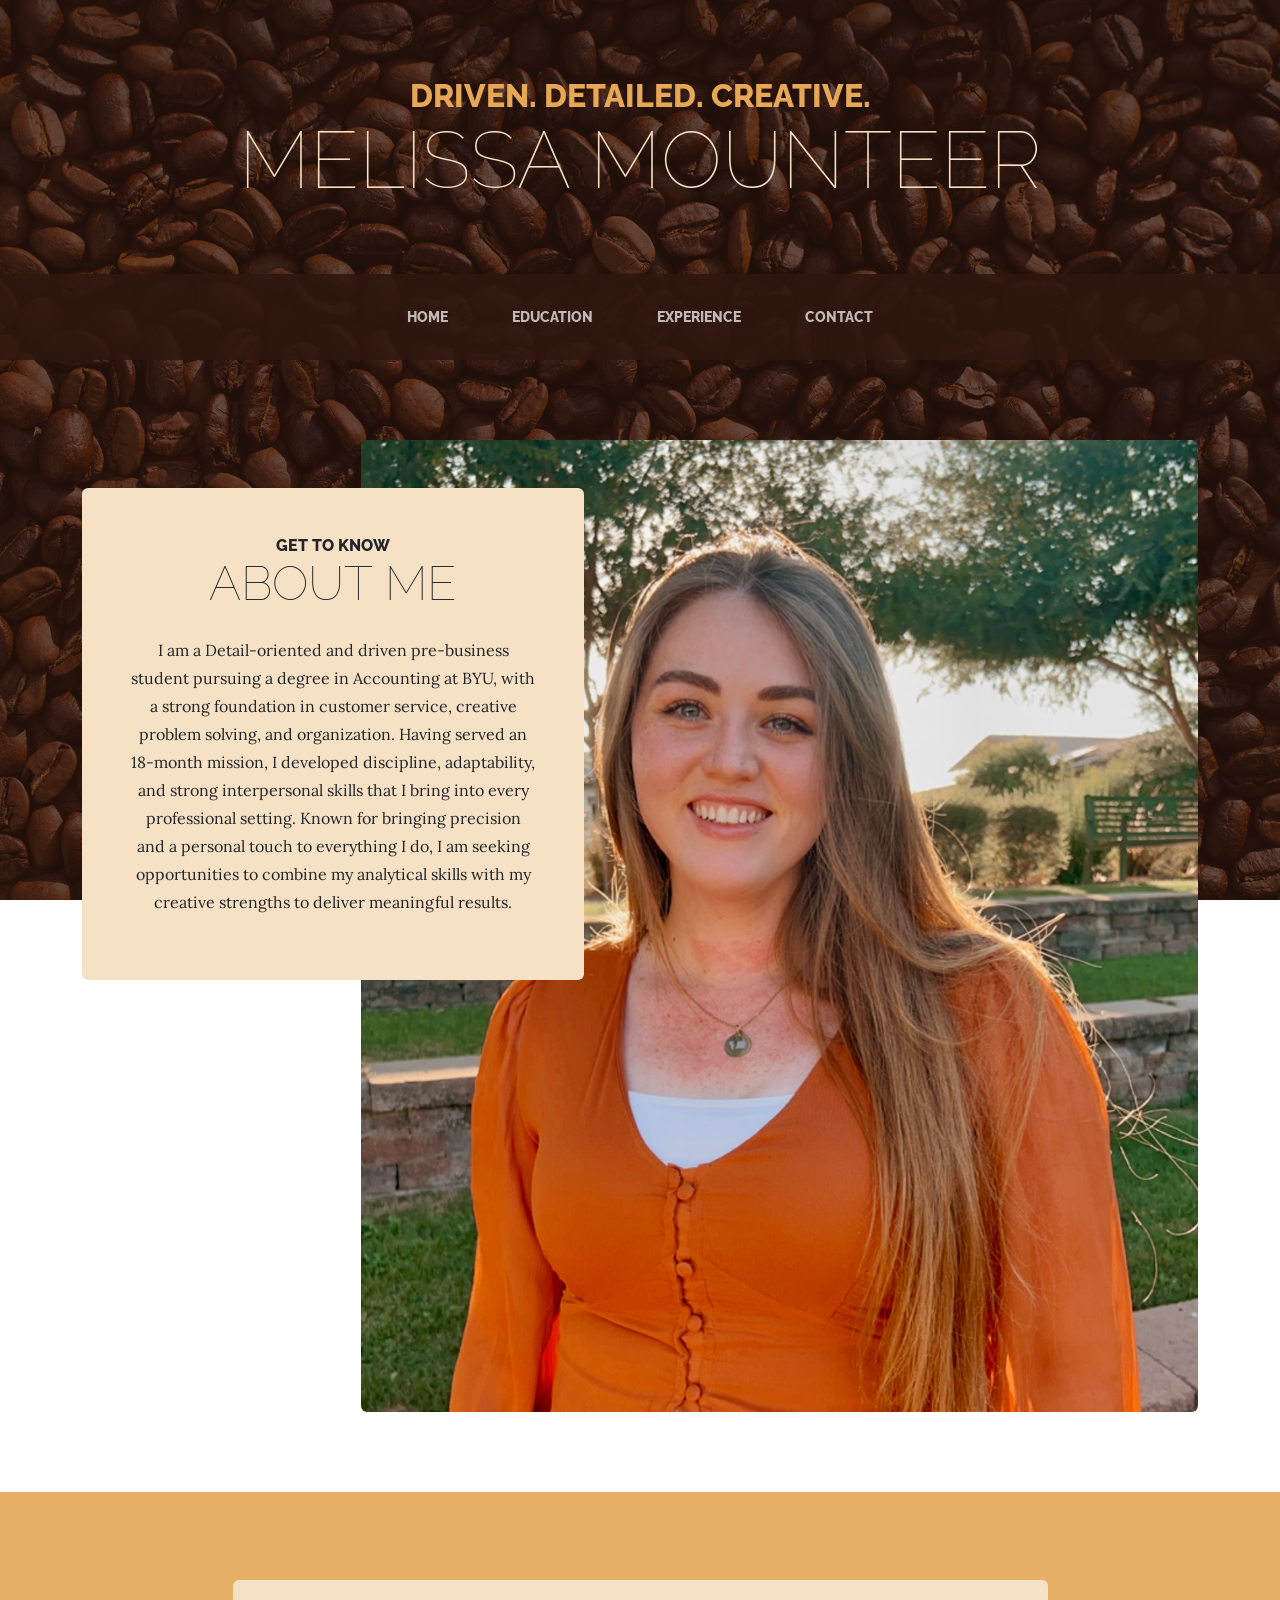
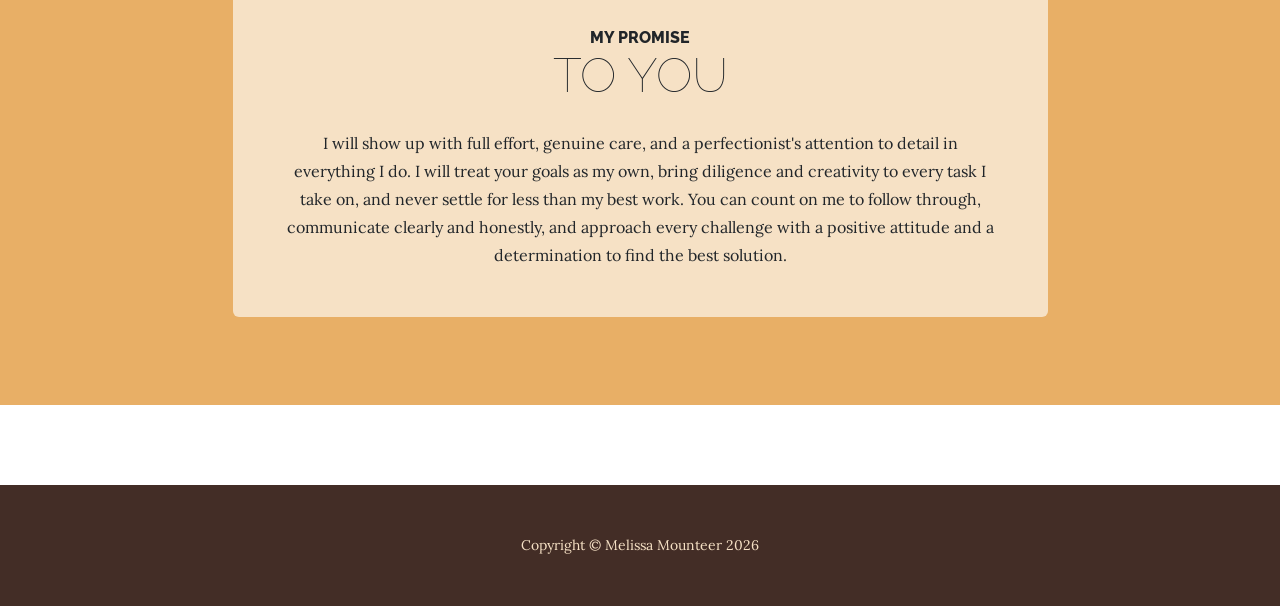
<file: index.html>
<!DOCTYPE html>
<html lang="en">
    <head>
        <meta charset="utf-8" />
        <meta name="viewport" content="width=device-width, initial-scale=1, shrink-to-fit=no" />
        <meta name="description" content="" />
        <meta name="author" content="" />
        <title>Melissa Mounteer - Resume</title>
        <link rel="icon" type="image/x-icon" href="assets/favicon.ico" />
        <!-- Google fonts-->
        <link href="https://fonts.googleapis.com/css?family=Raleway:100,100i,200,200i,300,300i,400,400i,500,500i,600,600i,700,700i,800,800i,900,900i" rel="stylesheet" />
        <link href="https://fonts.googleapis.com/css?family=Lora:400,400i,700,700i" rel="stylesheet" />
        <!-- Core theme CSS (includes Bootstrap)-->
        <link href="css/styles.css" rel="stylesheet" />
    </head>
    <body>
        <header>
            <h1 class="site-heading text-center text-faded d-none d-lg-block">
                <span class="site-heading-upper text-primary mb-3">Driven. Detailed. Creative.</span>
                <span class="site-heading-lower">Melissa Mounteer</span>
            </h1>
        </header>
        <!-- Navigation-->
        <nav class="navbar navbar-expand-lg navbar-dark py-lg-4" id="mainNav">
            <div class="container">
                <a class="navbar-brand text-uppercase fw-bold d-lg-none" href="index.html">Melissa Mounteer</a>
                <button class="navbar-toggler" type="button" data-bs-toggle="collapse" data-bs-target="#navbarSupportedContent" aria-controls="navbarSupportedContent" aria-expanded="false" aria-label="Toggle navigation"><span class="navbar-toggler-icon"></span></button>
                <div class="collapse navbar-collapse" id="navbarSupportedContent">
                    <ul class="navbar-nav mx-auto">
                        <li class="nav-item px-lg-4"><a class="nav-link text-uppercase" href="index.html">Home</a></li>
                        <li class="nav-item px-lg-4"><a class="nav-link text-uppercase" href="Education.html">Education</a></li>
                        <li class="nav-item px-lg-4"><a class="nav-link text-uppercase" href="Experience.html">Experience</a></li>
                        <li class="nav-item px-lg-4"><a class="nav-link text-uppercase" href="Contact.html">Contact</a></li>
                    </ul>
                </div>
            </div>
        </nav>
        <section class="page-section clearfix">
            <div class="container">
                <div class="intro">
                    <img class="intro-img img-fluid mb-3 mb-lg-0 rounded" src="assets/img/portrait.jpg" alt="..." />
                    <div class="intro-text left-0 text-center bg-faded p-5 rounded">
                        <h2 class="section-heading mb-4">
                            <span class="section-heading-upper">get to know</span>
                            <span class="section-heading-lower">About me</span>
                        </h2>
                        <p class="mb-3">I am a Detail-oriented and driven pre-business student pursuing a degree in Accounting at BYU, with a strong foundation in customer service, creative problem solving, and organization. Having served an 18-month mission, I developed discipline, adaptability, and strong interpersonal skills that I bring into every professional setting. Known for bringing precision and a personal touch to everything I do, I am seeking opportunities to combine my analytical skills with my creative strengths to deliver meaningful results.</p>
                    </div>
                </div>
            </div>
        </section>
        <section class="page-section cta">
            <div class="container">
                <div class="row">
                    <div class="col-xl-9 mx-auto">
                        <div class="cta-inner bg-faded text-center rounded">
                            <h2 class="section-heading mb-4">
                                <span class="section-heading-upper">My Promise</span>
                                <span class="section-heading-lower">To You</span>
                            </h2>
                            <p class="mb-0">I will show up with full effort, genuine care, and a perfectionist's attention to detail in everything I do. I will treat your goals as my own, bring diligence and creativity to every task I take on, and never settle for less than my best work. You can count on me to follow through, communicate clearly and honestly, and approach every challenge with a positive attitude and a determination to find the best solution.</p>
                        </div>
                    </div>
                </div>
            </div>
        </section>
        <footer class="footer text-faded text-center py-5">
            <div class="container"><p class="m-0 small">Copyright &copy; Melissa Mounteer 2026</p></div>
        </footer>
        <!-- Bootstrap core JS-->
        <script src="https://cdn.jsdelivr.net/npm/bootstrap@5.2.3/dist/js/bootstrap.bundle.min.js"></script>
        <!-- Core theme JS-->
        <script src="js/scripts.js"></script>
    </body>
</html>
</file>
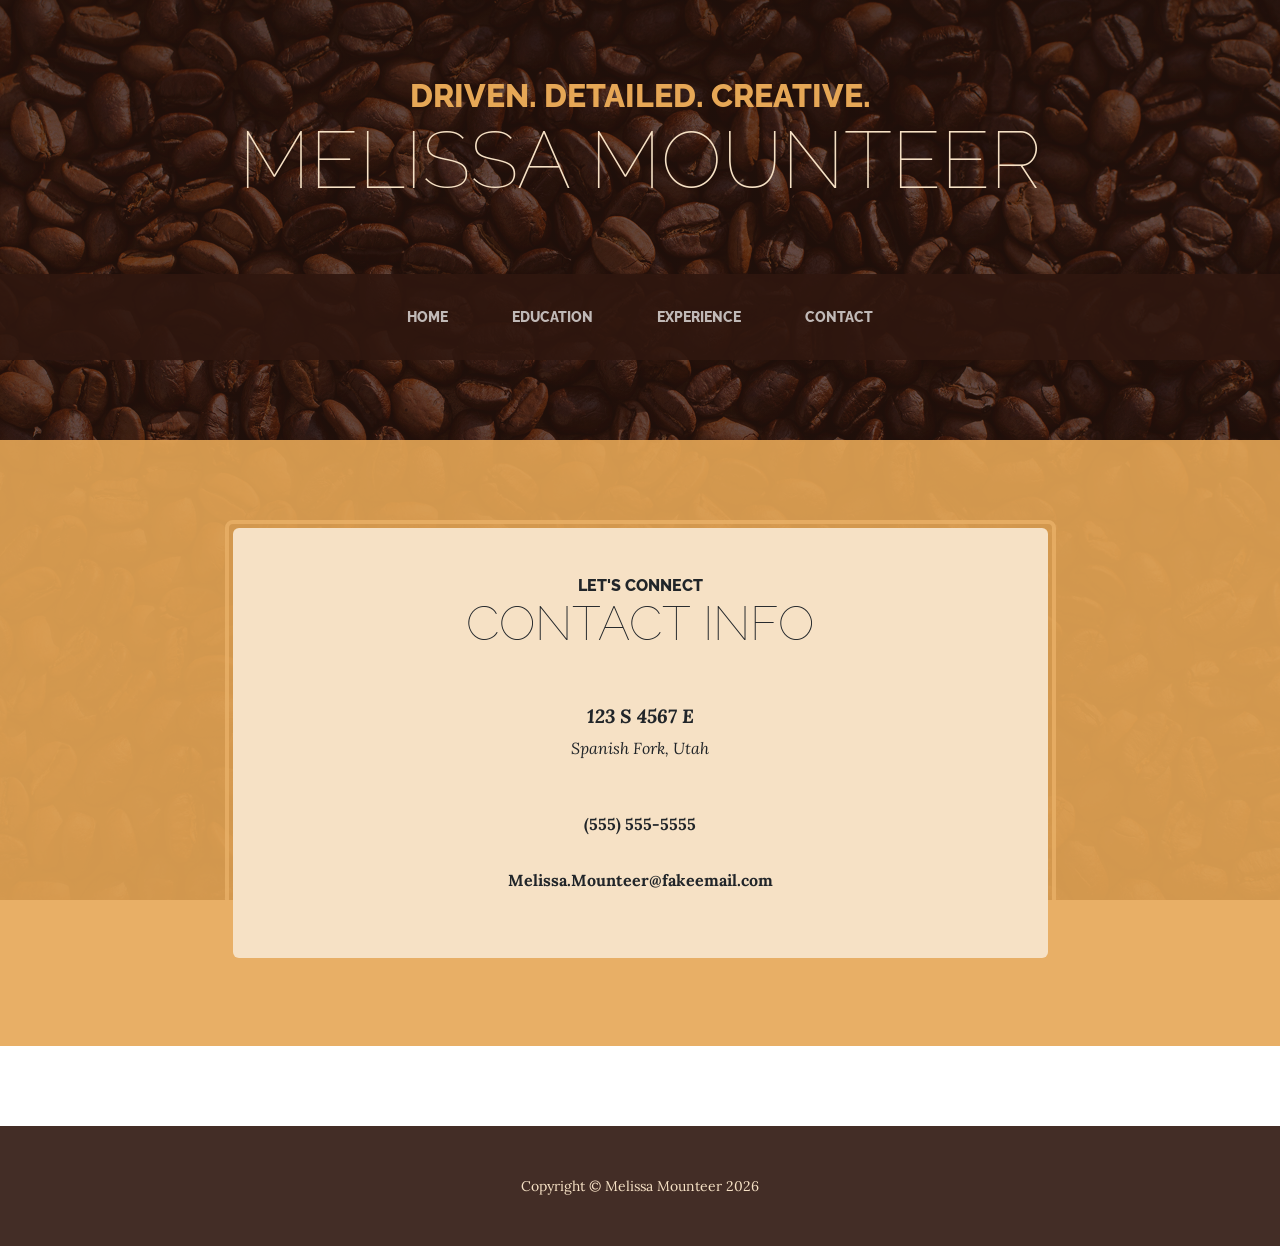
<file: Contact.html>
<!DOCTYPE html>
<html lang="en">
    <head>
        <meta charset="utf-8" />
        <meta name="viewport" content="width=device-width, initial-scale=1, shrink-to-fit=no" />
        <meta name="description" content="" />
        <meta name="author" content="" />
        <title>Melissa Mounteer - Resume</title>
        <link rel="icon" type="image/x-icon" href="assets/favicon.ico" />
        <!-- Google fonts-->
        <link href="https://fonts.googleapis.com/css?family=Raleway:100,100i,200,200i,300,300i,400,400i,500,500i,600,600i,700,700i,800,800i,900,900i" rel="stylesheet" />
        <link href="https://fonts.googleapis.com/css?family=Lora:400,400i,700,700i" rel="stylesheet" />
        <!-- Core theme CSS (includes Bootstrap)-->
        <link href="css/styles.css" rel="stylesheet" />
    </head>
    <body>
        <header>
            <h1 class="site-heading text-center text-faded d-none d-lg-block">
                <span class="site-heading-upper text-primary mb-3">Driven. Detailed. Creative.</span>
                <span class="site-heading-lower">Melissa Mounteer</span>
            </h1>
        </header>
        <!-- Navigation-->
        <nav class="navbar navbar-expand-lg navbar-dark py-lg-4" id="mainNav">
            <div class="container">
                <a class="navbar-brand text-uppercase fw-bold d-lg-none" href="index.html">Melissa Mounteer</a>
                <button class="navbar-toggler" type="button" data-bs-toggle="collapse" data-bs-target="#navbarSupportedContent" aria-controls="navbarSupportedContent" aria-expanded="false" aria-label="Toggle navigation"><span class="navbar-toggler-icon"></span></button>
                <div class="collapse navbar-collapse" id="navbarSupportedContent">
                    <ul class="navbar-nav mx-auto">
                        <li class="nav-item px-lg-4"><a class="nav-link text-uppercase" href="index.html">Home</a></li>
                        <li class="nav-item px-lg-4"><a class="nav-link text-uppercase" href="about.html">Education</a></li>
                        <li class="nav-item px-lg-4"><a class="nav-link text-uppercase" href="products.html">Experience</a></li>
                        <li class="nav-item px-lg-4"><a class="nav-link text-uppercase" href="store.html">Contact</a></li>
                    </ul>
                </div>
            </div>
        </nav>
        <section class="page-section cta">
            <div class="container">
                <div class="row">
                    <div class="col-xl-9 mx-auto">
                        <div class="cta-inner bg-faded text-center rounded">
                            <h2 class="section-heading mb-5">
                                <span class="section-heading-upper">Let's Connect</span>
                                <span class="section-heading-lower">Contact Info</span>
                            </h2>
                            
                            <p class="address mb-5">
                                <em>
                                    <strong>123 S 4567 E</strong>
                                    <br />
                                    Spanish Fork, Utah
                                </em>
                            </p>
                            <p class="mb-0">
                                <strong>(555) 555-5555</strong>
                                <br />
                            </p>
                             <p>
                                    <br />
                                  <strong>Melissa.Mounteer@fakeemail.com</strong>
                            </p>
                        </div>
                    </div>
                </div>
            </div>
        </section>
        
        <footer class="footer text-faded text-center py-5">
            <div class="container"><p class="m-0 small">Copyright &copy; Melissa Mounteer 2026</p></div>
        </footer>
        <!-- Bootstrap core JS-->
        <script src="https://cdn.jsdelivr.net/npm/bootstrap@5.2.3/dist/js/bootstrap.bundle.min.js"></script>
        <!-- Core theme JS-->
        <script src="js/scripts.js"></script>
    </body>
</html>
</file>
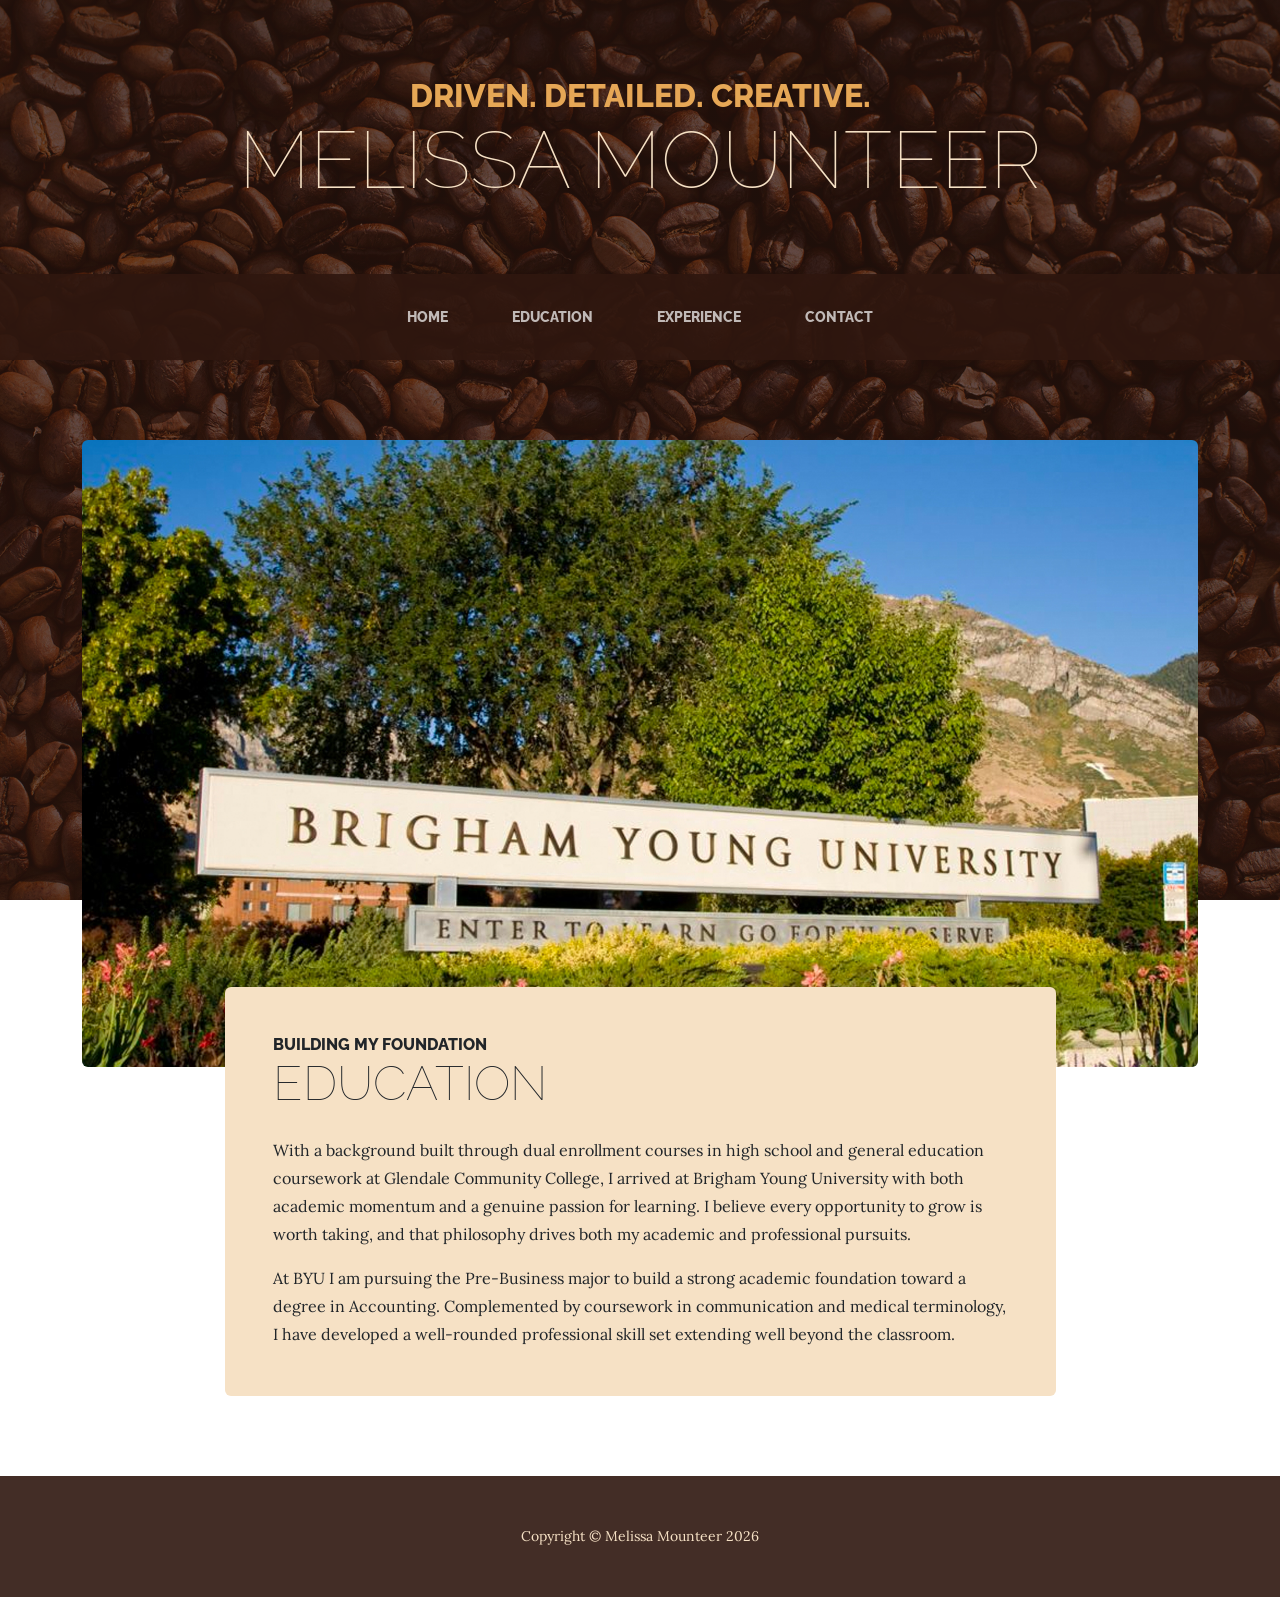
<file: Education.html>
<!DOCTYPE html>
<html lang="en">
    <head>
        <meta charset="utf-8" />
        <meta name="viewport" content="width=device-width, initial-scale=1, shrink-to-fit=no" />
        <meta name="description" content="" />
        <meta name="author" content="" />
        <title>Melissa Mounteer - Resume</title>
        <link rel="icon" type="image/x-icon" href="assets/favicon.ico" />
        <!-- Google fonts-->
        <link href="https://fonts.googleapis.com/css?family=Raleway:100,100i,200,200i,300,300i,400,400i,500,500i,600,600i,700,700i,800,800i,900,900i" rel="stylesheet" />
        <link href="https://fonts.googleapis.com/css?family=Lora:400,400i,700,700i" rel="stylesheet" />
        <!-- Core theme CSS (includes Bootstrap)-->
        <link href="css/styles.css" rel="stylesheet" />
    </head>
    <body>
        <header>
            <h1 class="site-heading text-center text-faded d-none d-lg-block">
                <span class="site-heading-upper text-primary mb-3">Driven. Detailed. Creative.</span>
                <span class="site-heading-lower">Melissa Mounteer</span>
            </h1>
        </header>
        <!-- Navigation-->
        <nav class="navbar navbar-expand-lg navbar-dark py-lg-4" id="mainNav">
            <div class="container">
                <a class="navbar-brand text-uppercase fw-bold d-lg-none" href="index.html">Melissa Mounteer</a>
                <button class="navbar-toggler" type="button" data-bs-toggle="collapse" data-bs-target="#navbarSupportedContent" aria-controls="navbarSupportedContent" aria-expanded="false" aria-label="Toggle navigation"><span class="navbar-toggler-icon"></span></button>
                <div class="collapse navbar-collapse" id="navbarSupportedContent">
                    <ul class="navbar-nav mx-auto">
                        <li class="nav-item px-lg-4"><a class="nav-link text-uppercase" href="index.html">Home</a></li>
                        <li class="nav-item px-lg-4"><a class="nav-link text-uppercase" href="Education.html">Education</a></li>
                        <li class="nav-item px-lg-4"><a class="nav-link text-uppercase" href="Experience.html">Experience</a></li>
                        <li class="nav-item px-lg-4"><a class="nav-link text-uppercase" href="Contact.html">Contact</a></li>
                    </ul>
                </div>
            </div>
        </nav>
        <section class="page-section about-heading">
            <div class="container">
                <img class="img-fluid rounded about-heading-img mb-3 mb-lg-0" src="assets/img/byu.jpg" alt="..." />
                <div class="about-heading-content">
                    <div class="row">
                        <div class="col-xl-9 col-lg-10 mx-auto">
                            <div class="bg-faded rounded p-5">
                                <h2 class="section-heading mb-4">
                                    <span class="section-heading-upper">Building My Foundation</span>
                                    <span class="section-heading-lower">Education</span>
                                </h2>
                                <p>With a background built through dual enrollment courses in high school and general education coursework at Glendale Community College, I arrived at Brigham Young University with both academic momentum and a genuine passion for learning. I believe every opportunity to grow is worth taking, and that philosophy drives both my academic and professional pursuits.</p>
                                <p class="mb-0">
                                    At BYU I am pursuing the Pre-Business major to build a strong academic foundation toward a degree in Accounting. Complemented by coursework in communication and medical terminology, I have developed a well-rounded professional skill set extending well beyond the classroom.
                                </p>
                            </div>
                        </div>
                    </div>
                </div>
            </div>
        </section>
        <footer class="footer text-faded text-center py-5">
            <div class="container"><p class="m-0 small">Copyright &copy; Melissa Mounteer 2026</p></div>
        </footer>
        <!-- Bootstrap core JS-->
        <script src="https://cdn.jsdelivr.net/npm/bootstrap@5.2.3/dist/js/bootstrap.bundle.min.js"></script>
        <!-- Core theme JS-->
        <script src="js/scripts.js"></script>
    </body>
</html>
</file>
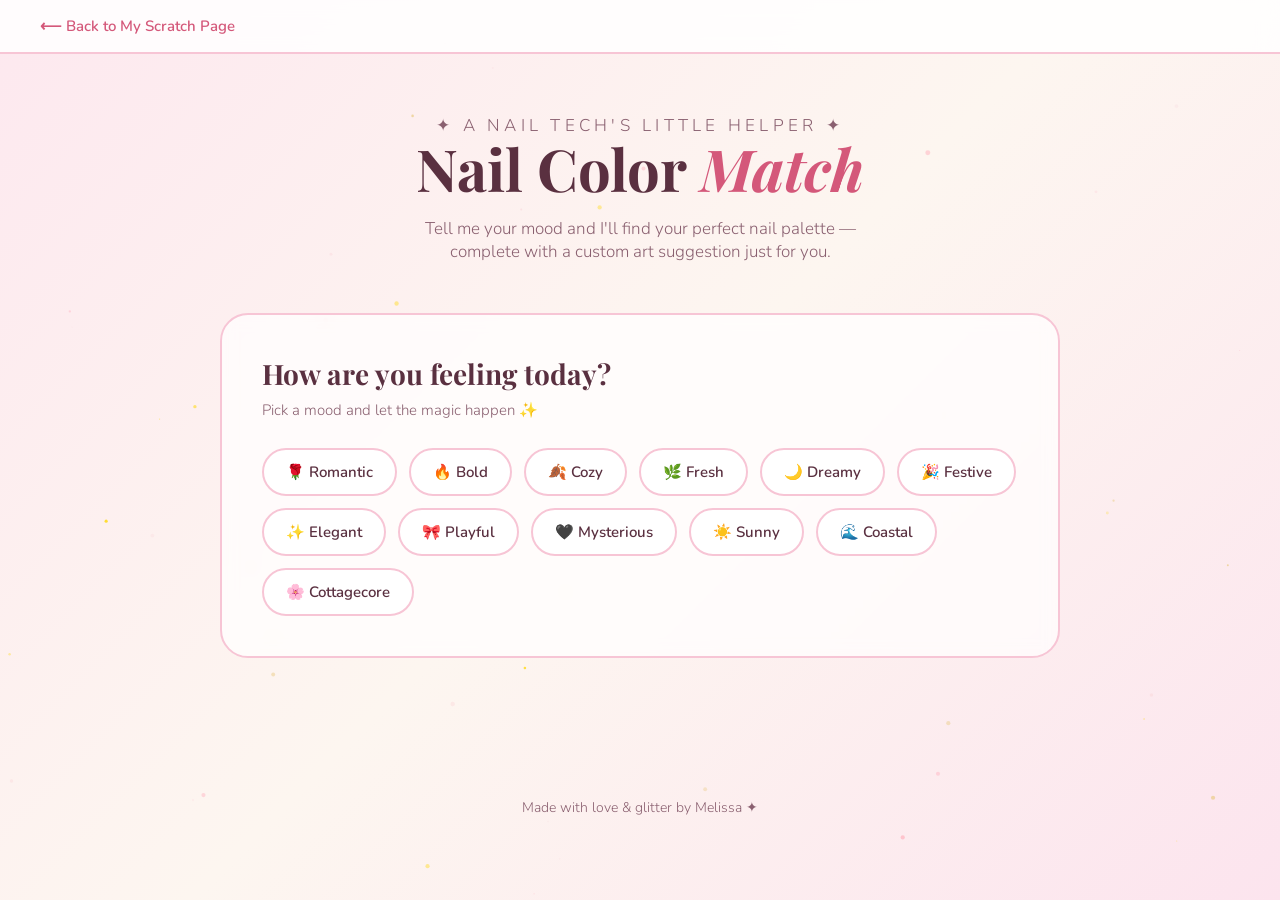
<file: nail-match.html>
<!DOCTYPE html>
<html lang="en">
<head>
    <meta charset="UTF-8">
    <meta name="viewport" content="width=device-width, initial-scale=1.0">
    <title>Nail Color Match ✦</title>
    <link href="https://fonts.googleapis.com/css2?family=Playfair+Display:ital,wght@0,400;0,700;1,400&family=Nunito:wght@300;400;600;700&display=swap" rel="stylesheet">
    <style>
        /* ===================== VARIABLES ===================== */
        :root {
            --pink-light: #fde8ef;
            --pink-mid: #f7c5d5;
            --pink-deep: #e8829a;
            --pink-accent: #d4587a;
            --cream: #fdf6f0;
            --brown-text: #5a3040;
            --soft-gray: #f0e8ec;
            --white: #ffffff;
        }

        /* ===================== RESET ===================== */
        * { margin: 0; padding: 0; box-sizing: border-box; }

        /* ===================== GLITTER CANVAS ===================== */
        #glitter-canvas {
            position: fixed;
            top: 0; left: 0;
            width: 100%; height: 100%;
            pointer-events: none;
            z-index: 0;
        }

        /* ===================== BODY ===================== */
        body {
            background: linear-gradient(135deg, #fde8ef 0%, #fdf6f0 50%, #fce4ee 100%);
            font-family: 'Nunito', sans-serif;
            color: var(--brown-text);
            min-height: 100vh;
            position: relative;
        }

        /* ===================== NAVBAR ===================== */
        #navbar {
            background: rgba(255,255,255,0.85);
            backdrop-filter: blur(10px);
            border-bottom: 2px solid var(--pink-mid);
            padding: 16px 40px;
            display: flex;
            gap: 30px;
            align-items: center;
            position: sticky;
            top: 0;
            z-index: 100;
        }

        #navbar a {
            font-family: 'Nunito', sans-serif;
            font-weight: 600;
            color: var(--pink-accent);
            text-decoration: none;
            font-size: 15px;
            transition: color 0.2s ease;
        }

        #navbar a:hover { color: var(--brown-text); }

        /* ===================== MAIN WRAPPER ===================== */
        #app {
            position: relative;
            z-index: 1;
            max-width: 900px;
            margin: 0 auto;
            padding: 60px 30px 80px;
        }

        /* ===================== HEADER ===================== */
        #header {
            text-align: center;
            margin-bottom: 50px;
            animation: fadeDown 0.8s ease both;
        }

        .header-sparkle {
            font-size: 13px;
            letter-spacing: 0.25em;
            text-transform: uppercase;
            color: var(--pink-deep);
            font-weight: 600;
            margin-bottom: 12px;
        }

        #header h1 {
            font-family: 'Playfair Display', serif;
            font-size: 58px;
            color: var(--brown-text);
            line-height: 1.1;
            margin-bottom: 16px;
        }

        #header h1 span {
            color: var(--pink-accent);
            font-style: italic;
        }

        #header p {
            color: #8a6070;
            font-size: 17px;
            font-weight: 300;
            max-width: 500px;
            margin: 0 auto;
        }

        /* ===================== MOOD SECTION ===================== */
        #mood-section {
            background: rgba(255,255,255,0.7);
            backdrop-filter: blur(8px);
            border-radius: 28px;
            border: 2px solid var(--pink-mid);
            padding: 40px;
            margin-bottom: 40px;
            animation: fadeUp 0.8s 0.2s ease both;
        }

        #mood-section h2 {
            font-family: 'Playfair Display', serif;
            font-size: 28px;
            color: var(--brown-text);
            margin-bottom: 8px;
        }

        #mood-section p {
            color: #8a6070;
            font-size: 15px;
            font-weight: 300;
            margin-bottom: 28px;
        }

        #mood-buttons {
            display: flex;
            flex-wrap: wrap;
            gap: 12px;
        }

        .mood-btn {
            background: var(--white);
            border: 2px solid var(--pink-mid);
            color: var(--brown-text);
            padding: 12px 22px;
            border-radius: 50px;
            font-family: 'Nunito', sans-serif;
            font-size: 15px;
            font-weight: 600;
            cursor: pointer;
            transition: all 0.25s ease;
            display: flex;
            align-items: center;
            gap: 8px;
        }

        .mood-btn:hover {
            background: var(--pink-light);
            border-color: var(--pink-deep);
            transform: translateY(-2px);
            box-shadow: 0 6px 20px rgba(212,88,122,0.15);
        }

        .mood-btn.active {
            background: var(--pink-accent);
            border-color: var(--pink-accent);
            color: white;
            transform: translateY(-2px);
            box-shadow: 0 6px 20px rgba(212,88,122,0.35);
        }

        /* ===================== RESULTS ===================== */
        #result {
            display: none;
            animation: fadeUp 0.6s ease both;
        }

        #result.visible { display: block; }

        /* Palette name banner */
        #palette-banner {
            text-align: center;
            margin-bottom: 32px;
        }

        #palette-name {
            font-family: 'Playfair Display', serif;
            font-size: 42px;
            color: var(--brown-text);
            margin-bottom: 6px;
        }

        #palette-tagline {
            font-size: 16px;
            color: #8a6070;
            font-style: italic;
            font-weight: 300;
        }

        /* ===================== NAIL MOCKUP ===================== */
        #nail-display {
            background: rgba(255,255,255,0.7);
            backdrop-filter: blur(8px);
            border-radius: 28px;
            border: 2px solid var(--pink-mid);
            padding: 40px;
            margin-bottom: 28px;
            text-align: center;
        }

        #nail-display h3 {
            font-family: 'Playfair Display', serif;
            font-size: 22px;
            color: var(--brown-text);
            margin-bottom: 30px;
        }

        #nails-container {
            display: flex;
            justify-content: center;
            align-items: flex-end;
            gap: 10px;
            margin-bottom: 20px;
        }

        .nail-wrapper {
            display: flex;
            flex-direction: column;
            align-items: center;
            gap: 6px;
        }

        .nail {
            border-radius: 50% 50% 40% 40% / 60% 60% 40% 40%;
            position: relative;
            overflow: hidden;
            box-shadow: 0 4px 15px rgba(0,0,0,0.15), inset 0 2px 6px rgba(255,255,255,0.4);
            transition: transform 0.3s ease;
            cursor: pointer;
        }

        /* Nail sizes for each finger */
        .nail-thumb  { width: 52px; height: 62px; }
        .nail-index  { width: 44px; height: 68px; }
        .nail-middle { width: 46px; height: 72px; }
        .nail-ring   { width: 42px; height: 66px; }
        .nail-pinky  { width: 36px; height: 56px; }

        /* Nail shine overlay */
        .nail::after {
            content: '';
            position: absolute;
            top: 8px; left: 8px;
            width: 35%; height: 40%;
            background: rgba(255,255,255,0.35);
            border-radius: 50%;
            filter: blur(3px);
        }

        /* Glitter overlay on nail */
        .nail-glitter {
            position: absolute;
            top: 0; left: 0; right: 0; bottom: 0;
            background-image:
                radial-gradient(circle, rgba(255,255,255,0.9) 1px, transparent 1px),
                radial-gradient(circle, rgba(255,255,255,0.6) 1px, transparent 1px);
            background-size: 8px 8px, 13px 13px;
            background-position: 0 0, 4px 4px;
            opacity: 0;
            transition: opacity 0.3s ease;
        }

        .nail-glitter.show { opacity: 0.4; }

        /* Art overlay patterns */
        .nail-art {
            position: absolute;
            top: 0; left: 0; right: 0; bottom: 0;
        }

        .finger-label {
            font-size: 11px;
            color: #8a6070;
            font-weight: 600;
            letter-spacing: 0.05em;
        }

        /* ===================== COLOR PALETTE ===================== */
        #palette-section {
            background: rgba(255,255,255,0.7);
            backdrop-filter: blur(8px);
            border-radius: 28px;
            border: 2px solid var(--pink-mid);
            padding: 40px;
            margin-bottom: 28px;
        }

        #palette-section h3 {
            font-family: 'Playfair Display', serif;
            font-size: 22px;
            color: var(--brown-text);
            margin-bottom: 24px;
        }

        #swatches {
            display: flex;
            gap: 16px;
            flex-wrap: wrap;
            margin-bottom: 20px;
        }

        .swatch-item {
            display: flex;
            flex-direction: column;
            align-items: center;
            gap: 10px;
            flex: 1;
            min-width: 100px;
        }

        .swatch {
            width: 100%;
            height: 80px;
            border-radius: 16px;
            box-shadow: 0 4px 15px rgba(0,0,0,0.12);
            position: relative;
            overflow: hidden;
            transition: transform 0.2s ease;
            cursor: pointer;
        }

        .swatch:hover { transform: scale(1.05); }

        .swatch-glitter {
            position: absolute;
            top: 0; left: 0; right: 0; bottom: 0;
            background-image: radial-gradient(circle, rgba(255,255,255,0.8) 1px, transparent 1px);
            background-size: 6px 6px;
            opacity: 0;
            transition: opacity 0.3s ease;
        }

        .swatch-glitter.show { opacity: 0.3; }

        .swatch-info {
            text-align: center;
        }

        .swatch-role {
            font-size: 12px;
            font-weight: 700;
            letter-spacing: 0.08em;
            text-transform: uppercase;
            color: var(--pink-deep);
            margin-bottom: 4px;
        }

        .swatch-color-name {
            font-family: 'Playfair Display', serif;
            font-size: 15px;
            color: var(--brown-text);
            margin-bottom: 3px;
        }

        .swatch-hex {
            font-size: 12px;
            color: #8a6070;
            font-weight: 600;
            font-family: monospace;
            cursor: pointer;
            padding: 3px 8px;
            background: var(--pink-light);
            border-radius: 20px;
            transition: background 0.2s;
        }

        .swatch-hex:hover { background: var(--pink-mid); }

        .copied-toast {
            position: fixed;
            bottom: 30px;
            left: 50%;
            transform: translateX(-50%) translateY(20px);
            background: var(--brown-text);
            color: white;
            padding: 10px 24px;
            border-radius: 50px;
            font-size: 14px;
            font-weight: 600;
            opacity: 0;
            transition: all 0.3s ease;
            z-index: 999;
            pointer-events: none;
        }

        .copied-toast.show {
            opacity: 1;
            transform: translateX(-50%) translateY(0);
        }

        /* ===================== TIPS SECTION ===================== */
        #tips-section {
            background: linear-gradient(135deg, var(--pink-light) 0%, #fff0f5 100%);
            border-radius: 28px;
            border: 2px solid var(--pink-mid);
            padding: 40px;
            margin-bottom: 28px;
        }

        #tips-section h3 {
            font-family: 'Playfair Display', serif;
            font-size: 22px;
            color: var(--brown-text);
            margin-bottom: 20px;
        }

        #tips-list {
            list-style: none;
            display: flex;
            flex-direction: column;
            gap: 12px;
        }

        #tips-list li {
            display: flex;
            align-items: flex-start;
            gap: 12px;
            font-size: 15px;
            color: #6a4050;
            font-weight: 400;
            line-height: 1.6;
        }

        .tip-icon {
            font-size: 18px;
            flex-shrink: 0;
            margin-top: 1px;
        }

        /* ===================== TRY AGAIN BUTTON ===================== */
        #try-again {
            display: block;
            margin: 0 auto;
            background: var(--pink-accent);
            color: white;
            border: none;
            padding: 16px 40px;
            border-radius: 50px;
            font-family: 'Nunito', sans-serif;
            font-size: 16px;
            font-weight: 700;
            cursor: pointer;
            transition: all 0.25s ease;
            letter-spacing: 0.05em;
        }

        #try-again:hover {
            background: var(--brown-text);
            transform: translateY(-2px);
            box-shadow: 0 8px 25px rgba(90,48,64,0.25);
        }

        /* ===================== FOOTER ===================== */
        #footer {
            text-align: center;
            padding: 20px;
            color: #8a6070;
            font-size: 14px;
            font-weight: 300;
            position: relative;
            z-index: 1;
        }

        /* ===================== ANIMATIONS ===================== */
        @keyframes fadeDown {
            from { opacity: 0; transform: translateY(-20px); }
            to   { opacity: 1; transform: translateY(0); }
        }

        @keyframes fadeUp {
            from { opacity: 0; transform: translateY(20px); }
            to   { opacity: 1; transform: translateY(0); }
        }

        @keyframes shimmer {
            0%   { background-position: -200% center; }
            100% { background-position: 200% center; }
        }

        /* ===================== RESPONSIVE ===================== */
        @media (max-width: 600px) {
            #header h1 { font-size: 40px; }
            #nails-container { gap: 6px; }
            .nail-middle { width: 38px; height: 60px; }
            .nail-index, .nail-ring { width: 35px; height: 55px; }
            .nail-thumb { width: 42px; height: 50px; }
            .nail-pinky { width: 28px; height: 44px; }
            #swatches { gap: 10px; }
        }
    </style>
</head>
<body>

<!-- Glitter canvas -->
<canvas id="glitter-canvas"></canvas>

<!-- Navbar -->
<div id="navbar">
    <a href="Scratch.html">⟵ Back to My Scratch Page</a>
</div>

<!-- App -->
<div id="app">

    <!-- Header -->
    <div id="header">
        <p class="header-sparkle">✦ a nail tech's little helper ✦</p>
        <h1>Nail Color <span>Match</span></h1>
        <p>Tell me your mood and I'll find your perfect nail palette — complete with a custom art suggestion just for you.</p>
    </div>

    <!-- Mood Picker -->
    <div id="mood-section">
        <h2>How are you feeling today?</h2>
        <p>Pick a mood and let the magic happen ✨</p>
        <div id="mood-buttons">
            <button class="mood-btn" data-mood="romantic">🌹 Romantic</button>
            <button class="mood-btn" data-mood="bold">🔥 Bold</button>
            <button class="mood-btn" data-mood="cozy">🍂 Cozy</button>
            <button class="mood-btn" data-mood="fresh">🌿 Fresh</button>
            <button class="mood-btn" data-mood="dreamy">🌙 Dreamy</button>
            <button class="mood-btn" data-mood="festive">🎉 Festive</button>
            <button class="mood-btn" data-mood="elegant">✨ Elegant</button>
            <button class="mood-btn" data-mood="playful">🎀 Playful</button>
            <button class="mood-btn" data-mood="mysterious">🖤 Mysterious</button>
            <button class="mood-btn" data-mood="sunny">☀️ Sunny</button>
            <button class="mood-btn" data-mood="coastal">🌊 Coastal</button>
            <button class="mood-btn" data-mood="cottagecore">🌸 Cottagecore</button>
        </div>
    </div>

    <!-- Result (hidden until mood selected) -->
    <div id="result">

        <div id="palette-banner">
            <div id="palette-name"></div>
            <div id="palette-tagline"></div>
        </div>

        <!-- Nail Mockup -->
        <div id="nail-display">
            <h3>Your Nail Mockup ✦</h3>
            <div id="nails-container">
                <div class="nail-wrapper">
                    <div class="nail nail-thumb" id="nail-0"><div class="nail-glitter" id="glitter-0"></div><canvas class="nail-art" id="art-0"></canvas></div>
                    <span class="finger-label">Thumb</span>
                </div>
                <div class="nail-wrapper">
                    <div class="nail nail-index" id="nail-1"><div class="nail-glitter" id="glitter-1"></div><canvas class="nail-art" id="art-1"></canvas></div>
                    <span class="finger-label">Index</span>
                </div>
                <div class="nail-wrapper">
                    <div class="nail nail-middle" id="nail-2"><div class="nail-glitter" id="glitter-2"></div><canvas class="nail-art" id="art-2"></canvas></div>
                    <span class="finger-label">Middle</span>
                </div>
                <div class="nail-wrapper">
                    <div class="nail nail-ring" id="nail-3"><div class="nail-glitter" id="glitter-3"></div><canvas class="nail-art" id="art-3"></canvas></div>
                    <span class="finger-label">Ring</span>
                </div>
                <div class="nail-wrapper">
                    <div class="nail nail-pinky" id="nail-4"><div class="nail-glitter" id="glitter-4"></div><canvas class="nail-art" id="art-4"></canvas></div>
                    <span class="finger-label">Pinky</span>
                </div>
            </div>
        </div>

        <!-- Color Palette -->
        <div id="palette-section">
            <h3>Your Color Palette 🎨</h3>
            <div id="swatches"></div>
            <p style="font-size:13px;color:#8a6070;font-style:italic;">Click any hex code to copy it ✦</p>
        </div>

        <!-- Tips -->
        <div id="tips-section">
            <h3>Nail Art Style Tips ✦</h3>
            <ul id="tips-list"></ul>
        </div>

        <button id="try-again">✦ Try Another Mood</button>
    </div>

</div>

<div id="footer">Made with love & glitter by Melissa ✦</div>
<div class="copied-toast" id="toast">Hex code copied! ✦</div>

<script>
// ===================== PALETTE DATA =====================
const palettes = {
    romantic: {
        name: "Rose Petal Reverie",
        tagline: "Soft, dreamy, and utterly in love with yourself.",
        colors: [
            { role: "Base", name: "Blush Whisper", hex: "#F2B5C8" },
            { role: "Accent", name: "Deep Rose", hex: "#C2526E" },
            { role: "Detail", name: "Champagne Kiss", hex: "#F5DEB3" },
            { role: "Highlight", name: "Petal Cream", hex: "#FDF0F3" },
            { role: "Glam", name: "Gold Dust", hex: "#E8C87A" }
        ],
        nailDesign: ["base", "accent", "base", "art-hearts", "base"],
        glitter: true,
        tips: [
            { icon: "🌹", text: "Apply a sheer blush base coat and let dry completely before adding details." },
            { icon: "💕", text: "Use a fine nail art brush to paint tiny hearts on the ring finger with Deep Rose." },
            { icon: "✨", text: "Dab Gold Dust glitter polish on the tips for a romantic gradient effect." },
            { icon: "💎", text: "Add a small rhinestone at the base of the ring nail for extra romance." },
            { icon: "🌸", text: "Seal everything with a high-gloss top coat to make the colors pop." }
        ]
    },
    bold: {
        name: "Main Character Energy",
        tagline: "Walk into every room like you own it.",
        colors: [
            { role: "Base", name: "Crimson Power", hex: "#C0392B" },
            { role: "Accent", name: "Jet Black", hex: "#1C1C1E" },
            { role: "Detail", name: "Chrome Silver", hex: "#C0C0C0" },
            { role: "Highlight", name: "Deep Burgundy", hex: "#7B2D42" },
            { role: "Glam", name: "Gold Strike", hex: "#D4AF37" }
        ],
        nailDesign: ["base", "accent", "base", "art-flames", "base"],
        glitter: false,
        tips: [
            { icon: "🔥", text: "Apply two thin coats of Crimson Power for full, even coverage." },
            { icon: "⚡", text: "Use nail tape to create a sharp diagonal accent on the index finger with Jet Black." },
            { icon: "✨", text: "Add Chrome Silver foil to the pinky for an edgy metallic contrast." },
            { icon: "💪", text: "Try a bold stiletto or coffin shape to amplify the fierce energy." },
            { icon: "🖤", text: "Finish with a gel top coat for a glossy, long-lasting bold look." }
        ]
    },
    cozy: {
        name: "Autumn Sweater Weather",
        tagline: "Warm, comforting, like your favorite hoodie.",
        colors: [
            { role: "Base", name: "Pumpkin Spice", hex: "#C47A3A" },
            { role: "Accent", name: "Burnt Sienna", hex: "#8B4513" },
            { role: "Detail", name: "Cream Latte", hex: "#F5E6C8" },
            { role: "Highlight", name: "Maple Sugar", hex: "#DEB887" },
            { role: "Glam", name: "Copper Shimmer", hex: "#B87333" }
        ],
        nailDesign: ["base", "accent", "base", "art-leaves", "base"],
        glitter: false,
        tips: [
            { icon: "🍂", text: "Use Pumpkin Spice as your base — two coats for that rich, warm tone." },
            { icon: "🍁", text: "Stamp tiny leaf patterns on the ring finger using Burnt Sienna." },
            { icon: "☕", text: "A matte top coat on the base nails gives a cozy, soft finish." },
            { icon: "✨", text: "Add a subtle Copper Shimmer accent to the tips for warmth." },
            { icon: "🧣", text: "Try a subtle plaid or houndstooth design on the accent nail for extra coziness." }
        ]
    },
    fresh: {
        name: "Garden in Bloom",
        tagline: "Clean, alive, and full of possibility.",
        colors: [
            { role: "Base", name: "Mint Breeze", hex: "#A8D8B9" },
            { role: "Accent", name: "Sage Whisper", hex: "#7B9E87" },
            { role: "Detail", name: "White Daisy", hex: "#F8F8FF" },
            { role: "Highlight", name: "Seafoam", hex: "#C8E6C9" },
            { role: "Glam", name: "Dewdrop Pearl", hex: "#E8F5E9" }
        ],
        nailDesign: ["base", "accent", "base", "art-flowers", "base"],
        glitter: false,
        tips: [
            { icon: "🌿", text: "Apply Mint Breeze base coat for a refreshing, clean start." },
            { icon: "🌼", text: "Use a dotting tool and White Daisy to create simple floral dots on the ring nail." },
            { icon: "🍃", text: "Add thin Sage Whisper leaves around the flowers with a liner brush." },
            { icon: "💧", text: "A glossy top coat will give the nails a fresh, dewy finish." },
            { icon: "🌸", text: "Try negative space designs — leave small unpainted areas for an airy, modern look." }
        ]
    },
    dreamy: {
        name: "Stardust Serenade",
        tagline: "Soft galaxies and moonlit wishes.",
        colors: [
            { role: "Base", name: "Lavender Mist", hex: "#C9B8E8" },
            { role: "Accent", name: "Periwinkle", hex: "#8E9FC5" },
            { role: "Detail", name: "Moonbeam", hex: "#E8E0F0" },
            { role: "Highlight", name: "Lilac Dream", hex: "#DDA0DD" },
            { role: "Glam", name: "Stardust Silver", hex: "#D8D8E8" }
        ],
        nailDesign: ["base", "accent", "base", "art-stars", "base"],
        glitter: true,
        tips: [
            { icon: "🌙", text: "Blend Lavender Mist and Periwinkle together while wet for a dreamy gradient." },
            { icon: "⭐", text: "Use a fine brush to paint tiny stars and moons on the ring nail." },
            { icon: "✨", text: "Stardust Silver glitter on the tips creates a magical, celestial effect." },
            { icon: "💜", text: "Apply a holographic top coat to make the whole set shimmer like the night sky." },
            { icon: "🌌", text: "Try a galaxy sponge technique — dab multiple colors on a sponge and press lightly." }
        ]
    },
    festive: {
        name: "Confetti & Champagne",
        tagline: "Because every day deserves a celebration.",
        colors: [
            { role: "Base", name: "Champagne Fizz", hex: "#F0D060" },
            { role: "Accent", name: "Poppy Red", hex: "#E8365D" },
            { role: "Detail", name: "Electric Blue", hex: "#4A90D9" },
            { role: "Highlight", name: "Lime Twist", hex: "#A8D840" },
            { role: "Glam", name: "Gold Confetti", hex: "#FFD700" }
        ],
        nailDesign: ["base", "accent", "base", "art-confetti", "base"],
        glitter: true,
        tips: [
            { icon: "🎉", text: "Paint each nail a different color from the palette for a fun, mismatched look." },
            { icon: "🎊", text: "Add tiny confetti dots using a dotting tool in all four colors on the ring nail." },
            { icon: "✨", text: "Gold Confetti glitter on the tips ties all the colors together beautifully." },
            { icon: "🥂", text: "Try a jelly finish — one thin coat over the base for a translucent, fun effect." },
            { icon: "🌈", text: "Mix and match nail shapes — square on some, rounded on others for extra personality." }
        ]
    },
    elegant: {
        name: "Silk & Pearls",
        tagline: "Understated, refined, and effortlessly gorgeous.",
        colors: [
            { role: "Base", name: "Ivory Silk", hex: "#FAF0E6" },
            { role: "Accent", name: "Champagne Nude", hex: "#E8D5B7" },
            { role: "Detail", name: "Pearl White", hex: "#F8F8F0" },
            { role: "Highlight", name: "Rose Gold", hex: "#E8A898" },
            { role: "Glam", name: "Platinum Dust", hex: "#D8D8D8" }
        ],
        nailDesign: ["base", "accent", "base", "art-french", "base"],
        glitter: false,
        tips: [
            { icon: "✨", text: "Keep nails in an almond or oval shape for maximum elegance." },
            { icon: "💅", text: "A classic French tip with Pearl White on Ivory Silk base is timeless perfection." },
            { icon: "💎", text: "Add a single small pearl or crystal at the base of the ring nail." },
            { icon: "🌸", text: "Rose Gold on the tips gives a modern, sophisticated twist to the French manicure." },
            { icon: "💍", text: "Seal with a gel top coat for a smooth, salon-quality finish that lasts." }
        ]
    },
    playful: {
        name: "Sugar Rush",
        tagline: "Sweet, fun, and impossible not to smile at.",
        colors: [
            { role: "Base", name: "Bubblegum Pink", hex: "#FF85A1" },
            { role: "Accent", name: "Sky Blue", hex: "#87CEEB" },
            { role: "Detail", name: "Sunshine Yellow", hex: "#FFE44D" },
            { role: "Highlight", name: "Lilac Pop", hex: "#D8A0E8" },
            { role: "Glam", name: "Rainbow Glitter", hex: "#FFB6C1" }
        ],
        nailDesign: ["base", "accent", "base", "art-rainbow", "base"],
        glitter: true,
        tips: [
            { icon: "🎀", text: "Paint each nail a different pastel color for a fun, candy-coated look." },
            { icon: "🌈", text: "Draw a tiny rainbow on the ring nail using all the palette colors." },
            { icon: "⭐", text: "Add star stickers or stamping to the accent nails for extra cuteness." },
            { icon: "🍭", text: "Try a lollipop swirl design — twist two colors together on a nail." },
            { icon: "💖", text: "Rainbow Glitter on every tip brings all the colors together in the most fun way." }
        ]
    },
    mysterious: {
        name: "Midnight Velvet",
        tagline: "Dark, alluring, with secrets in every shadow.",
        colors: [
            { role: "Base", name: "Onyx Night", hex: "#1A1A2E" },
            { role: "Accent", name: "Deep Plum", hex: "#6B2D5E" },
            { role: "Detail", name: "Midnight Blue", hex: "#16213E" },
            { role: "Highlight", name: "Amethyst", hex: "#9B59B6" },
            { role: "Glam", name: "Black Diamond", hex: "#2C2C54" }
        ],
        nailDesign: ["base", "accent", "base", "art-moon", "base"],
        glitter: false,
        tips: [
            { icon: "🖤", text: "Apply two coats of Onyx Night for a deep, flawless base." },
            { icon: "🌙", text: "Paint a crescent moon design on the ring nail using Amethyst." },
            { icon: "💜", text: "Add Deep Plum as a smoky gradient on the tips for a sultry ombre effect." },
            { icon: "✨", text: "A chrome or mirror powder over the accent nail creates a dramatic effect." },
            { icon: "🔮", text: "Try a velvet matte top coat for a luxurious, mysterious finish." }
        ]
    },
    sunny: {
        name: "Golden Hour",
        tagline: "Warm sunshine, good vibes, and vitamin D energy.",
        colors: [
            { role: "Base", name: "Sunflower Gold", hex: "#FFD700" },
            { role: "Accent", name: "Coral Sunset", hex: "#FF7B54" },
            { role: "Detail", name: "Creamy Peach", hex: "#FFDAB9" },
            { role: "Highlight", name: "Lemon Zest", hex: "#FFF44F" },
            { role: "Glam", name: "Golden Glow", hex: "#FFC300" }
        ],
        nailDesign: ["base", "accent", "base", "art-sun", "base"],
        glitter: true,
        tips: [
            { icon: "☀️", text: "Apply Sunflower Gold base for that instant summer glow." },
            { icon: "🌅", text: "Create a sunset ombre blending Coral Sunset into Lemon Zest." },
            { icon: "🌻", text: "Paint a tiny sunflower on the ring nail using Sunflower Gold and a brown center." },
            { icon: "✨", text: "Golden Glow glitter on the tips captures the actual golden hour light." },
            { icon: "🍋", text: "Try cheerful fruit nail art — tiny lemons or oranges are perfect for this palette." }
        ]
    },
    coastal: {
        name: "Saltwater & Seaglass",
        tagline: "Fresh ocean breeze, bare feet, and endless blue.",
        colors: [
            { role: "Base", name: "Ocean Foam", hex: "#B2EBF2" },
            { role: "Accent", name: "Deep Sea", hex: "#006994" },
            { role: "Detail", name: "Sandy Shore", hex: "#F4D03F" },
            { role: "Highlight", name: "Seafoam Mist", hex: "#E0F7FA" },
            { role: "Glam", name: "Pearl Shell", hex: "#F0EAD6" }
        ],
        nailDesign: ["base", "accent", "base", "art-waves", "base"],
        glitter: false,
        tips: [
            { icon: "🌊", text: "Apply Ocean Foam base for a breezy, light foundation." },
            { icon: "🐚", text: "Paint delicate wave lines on the ring nail using Deep Sea and a liner brush." },
            { icon: "⭐", text: "Add tiny starfish or seashell details with Sandy Shore polish." },
            { icon: "💎", text: "A pearl finish top coat gives the set an iridescent, seaglass quality." },
            { icon: "🏖️", text: "Try a watercolor wash technique — dilute polish slightly for a soft, beachy look." }
        ]
    },
    cottagecore: {
        name: "Wildflower Meadow",
        tagline: "Sun-dappled forests, pressed flowers, and pure magic.",
        colors: [
            { role: "Base", name: "Dusty Rose", hex: "#DCAE96" },
            { role: "Accent", name: "Sage Green", hex: "#87A878" },
            { role: "Detail", name: "Buttercup", hex: "#FFF176" },
            { role: "Highlight", name: "Lavender Field", hex: "#C5A3C8" },
            { role: "Glam", name: "Wildflower White", hex: "#FAF7F0" }
        ],
        nailDesign: ["base", "accent", "base", "art-flowers", "base"],
        glitter: false,
        tips: [
            { icon: "🌸", text: "Apply Dusty Rose base for that vintage, earthy cottagecore feel." },
            { icon: "🌿", text: "Use Sage Green to paint delicate botanical leaves and stems." },
            { icon: "🌼", text: "Add tiny wildflowers — daisies, forget-me-nots, or chamomile in Buttercup and white." },
            { icon: "🍄", text: "Try a pressed flower technique using real dried flowers under gel top coat." },
            { icon: "✨", text: "A soft matte finish gives the whole set that dreamy, sun-faded aesthetic." }
        ]
    }
};

// ===================== NAIL ART DRAWING =====================
function drawNailArt(canvasId, type, colors, nailEl) {
    const canvas = document.getElementById(canvasId);
    if (!canvas) return;
    const nail = nailEl;
    canvas.width = nail.offsetWidth || 46;
    canvas.height = nail.offsetHeight || 68;
    const ctx = canvas.getContext('2d');
    ctx.clearRect(0, 0, canvas.width, canvas.height);
    const w = canvas.width, h = canvas.height;

    if (type === 'base') {
        // Solid base color
        ctx.fillStyle = colors[0];
        ctx.fillRect(0, 0, w, h);
    } else if (type === 'accent') {
        // Accent color
        ctx.fillStyle = colors[1];
        ctx.fillRect(0, 0, w, h);
    } else if (type === 'art-hearts') {
        ctx.fillStyle = colors[0];
        ctx.fillRect(0, 0, w, h);
        // Draw hearts
        ctx.fillStyle = colors[1];
        drawHeart(ctx, w/2, h/2 - 5, 8);
        ctx.fillStyle = 'rgba(255,255,255,0.6)';
        drawHeart(ctx, w/3, h*0.7, 5);
    } else if (type === 'art-flowers') {
        ctx.fillStyle = colors[0];
        ctx.fillRect(0, 0, w, h);
        drawFlower(ctx, w/2, h/2, 7, colors[2], colors[3]);
        drawFlower(ctx, w*0.25, h*0.75, 4, colors[2], 'white');
    } else if (type === 'art-stars') {
        ctx.fillStyle = colors[0];
        ctx.fillRect(0, 0, w, h);
        // Stars
        ctx.fillStyle = 'rgba(255,255,255,0.9)';
        drawStar(ctx, w/2, h/2 - 5, 7, 4);
        ctx.fillStyle = 'rgba(255,255,255,0.6)';
        drawStar(ctx, w*0.25, h*0.7, 4, 2);
        drawStar(ctx, w*0.75, h*0.65, 3, 1.5);
        // Moon
        ctx.fillStyle = colors[4];
        ctx.beginPath();
        ctx.arc(w*0.7, h*0.3, 5, 0, Math.PI * 2);
        ctx.fill();
        ctx.fillStyle = colors[0];
        ctx.beginPath();
        ctx.arc(w*0.7 + 3, h*0.3 - 2, 4, 0, Math.PI * 2);
        ctx.fill();
    } else if (type === 'art-french') {
        ctx.fillStyle = colors[0];
        ctx.fillRect(0, 0, w, h);
        // French tip
        ctx.fillStyle = colors[2];
        ctx.beginPath();
        ctx.ellipse(w/2, h*0.12, w/2, h*0.16, 0, 0, Math.PI * 2);
        ctx.fill();
        // Rose gold line
        ctx.strokeStyle = colors[3];
        ctx.lineWidth = 1.5;
        ctx.beginPath();
        ctx.ellipse(w/2, h*0.24, w/2 - 2, h*0.08, 0, 0, Math.PI);
        ctx.stroke();
    } else if (type === 'art-flames') {
        ctx.fillStyle = colors[0];
        ctx.fillRect(0, 0, w, h);
        ctx.fillStyle = colors[1];
        drawFlame(ctx, w/2, h, w*0.4, h*0.5);
        ctx.fillStyle = colors[2];
        drawFlame(ctx, w/2, h, w*0.2, h*0.3);
    } else if (type === 'art-leaves') {
        ctx.fillStyle = colors[0];
        ctx.fillRect(0, 0, w, h);
        ctx.fillStyle = colors[1];
        drawLeaf(ctx, w/2, h/2, 12, -0.3);
        ctx.fillStyle = colors[2];
        drawLeaf(ctx, w*0.3, h*0.6, 8, 0.5);
    } else if (type === 'art-confetti') {
        ctx.fillStyle = colors[0];
        ctx.fillRect(0, 0, w, h);
        const dots = [[w*0.2,h*0.3,colors[1]], [w*0.7,h*0.4,colors[2]], [w*0.5,h*0.6,colors[3]], [w*0.3,h*0.7,colors[4]], [w*0.8,h*0.65,colors[1]]];
        dots.forEach(([x,y,c]) => {
            ctx.fillStyle = c;
            ctx.beginPath();
            ctx.ellipse(x, y, 4, 2, Math.random()*Math.PI, 0, Math.PI*2);
            ctx.fill();
        });
    } else if (type === 'art-moon') {
        ctx.fillStyle = colors[0];
        ctx.fillRect(0, 0, w, h);
        ctx.fillStyle = colors[3];
        ctx.beginPath();
        ctx.arc(w/2, h/2 - 5, 10, 0, Math.PI * 2);
        ctx.fill();
        ctx.fillStyle = colors[0];
        ctx.beginPath();
        ctx.arc(w/2 + 6, h/2 - 8, 8, 0, Math.PI * 2);
        ctx.fill();
        ctx.fillStyle = 'rgba(255,255,255,0.8)';
        for (let i = 0; i < 4; i++) {
            ctx.beginPath();
            ctx.arc(w*Math.random(), h*0.2 + h*0.6*Math.random(), 1.5, 0, Math.PI*2);
            ctx.fill();
        }
    } else if (type === 'art-rainbow') {
        ctx.fillStyle = colors[0];
        ctx.fillRect(0, 0, w, h);
        const rColors = [colors[1], colors[2], colors[3], colors[0]];
        rColors.forEach((c, i) => {
            ctx.strokeStyle = c;
            ctx.lineWidth = 2.5;
            ctx.beginPath();
            ctx.arc(w/2, h*0.9, 6 + i*5, Math.PI, 0);
            ctx.stroke();
        });
    } else if (type === 'art-waves') {
        ctx.fillStyle = colors[0];
        ctx.fillRect(0, 0, w, h);
        for (let i = 0; i < 3; i++) {
            ctx.strokeStyle = i === 0 ? colors[1] : 'rgba(255,255,255,0.5)';
            ctx.lineWidth = 1.5;
            ctx.beginPath();
            const yBase = h * (0.4 + i * 0.18);
            ctx.moveTo(0, yBase);
            for (let x = 0; x <= w; x += 2) {
                ctx.lineTo(x, yBase + Math.sin((x / w) * Math.PI * 2 + i) * 4);
            }
            ctx.stroke();
        }
    } else if (type === 'art-sun') {
        ctx.fillStyle = colors[0];
        ctx.fillRect(0, 0, w, h);
        ctx.strokeStyle = colors[1];
        ctx.lineWidth = 1.5;
        for (let i = 0; i < 8; i++) {
            const angle = (i / 8) * Math.PI * 2;
            ctx.beginPath();
            ctx.moveTo(w/2 + Math.cos(angle)*5, h/2 + Math.sin(angle)*5);
            ctx.lineTo(w/2 + Math.cos(angle)*11, h/2 + Math.sin(angle)*11);
            ctx.stroke();
        }
        ctx.fillStyle = colors[2];
        ctx.beginPath();
        ctx.arc(w/2, h/2, 5, 0, Math.PI*2);
        ctx.fill();
    }
}

function drawHeart(ctx, x, y, size) {
    ctx.beginPath();
    ctx.moveTo(x, y + size * 0.3);
    ctx.bezierCurveTo(x, y - size * 0.3, x - size, y - size * 0.3, x - size, y + size * 0.1);
    ctx.bezierCurveTo(x - size, y + size * 0.6, x, y + size, x, y + size * 1.1);
    ctx.bezierCurveTo(x, y + size, x + size, y + size * 0.6, x + size, y + size * 0.1);
    ctx.bezierCurveTo(x + size, y - size * 0.3, x, y - size * 0.3, x, y + size * 0.3);
    ctx.fill();
}

function drawFlower(ctx, x, y, r, petalColor, centerColor) {
    ctx.fillStyle = petalColor;
    for (let i = 0; i < 5; i++) {
        const angle = (i / 5) * Math.PI * 2;
        ctx.beginPath();
        ctx.ellipse(x + Math.cos(angle) * r, y + Math.sin(angle) * r, r * 0.7, r * 0.4, angle, 0, Math.PI * 2);
        ctx.fill();
    }
    ctx.fillStyle = centerColor;
    ctx.beginPath();
    ctx.arc(x, y, r * 0.45, 0, Math.PI * 2);
    ctx.fill();
}

function drawStar(ctx, x, y, outer, inner) {
    ctx.beginPath();
    for (let i = 0; i < 5; i++) {
        const outerAngle = (i * 2 * Math.PI / 5) - Math.PI / 2;
        const innerAngle = outerAngle + Math.PI / 5;
        if (i === 0) ctx.moveTo(x + outer * Math.cos(outerAngle), y + outer * Math.sin(outerAngle));
        else ctx.lineTo(x + outer * Math.cos(outerAngle), y + outer * Math.sin(outerAngle));
        ctx.lineTo(x + inner * Math.cos(innerAngle), y + inner * Math.sin(innerAngle));
    }
    ctx.closePath();
    ctx.fill();
}

function drawFlame(ctx, x, baseY, w, h) {
    ctx.beginPath();
    ctx.moveTo(x - w/2, baseY);
    ctx.quadraticCurveTo(x - w*0.8, baseY - h*0.5, x, baseY - h);
    ctx.quadraticCurveTo(x + w*0.8, baseY - h*0.5, x + w/2, baseY);
    ctx.closePath();
    ctx.fill();
}

function drawLeaf(ctx, x, y, size, angle) {
    ctx.save();
    ctx.translate(x, y);
    ctx.rotate(angle);
    ctx.beginPath();
    ctx.moveTo(0, -size);
    ctx.bezierCurveTo(size*0.8, -size*0.5, size*0.8, size*0.5, 0, size);
    ctx.bezierCurveTo(-size*0.8, size*0.5, -size*0.8, -size*0.5, 0, -size);
    ctx.fill();
    ctx.restore();
}

// ===================== GLITTER CANVAS =====================
const glitterCanvas = document.getElementById('glitter-canvas');
const glitterCtx = glitterCanvas.getContext('2d');
const particles = [];

function resizeGlitter() {
    glitterCanvas.width = window.innerWidth;
    glitterCanvas.height = window.innerHeight;
}
resizeGlitter();
window.addEventListener('resize', resizeGlitter);

for (let i = 0; i < 60; i++) {
    particles.push({
        x: Math.random() * window.innerWidth,
        y: Math.random() * window.innerHeight,
        r: Math.random() * 2 + 0.5,
        vx: (Math.random() - 0.5) * 0.3,
        vy: Math.random() * 0.3 + 0.1,
        alpha: Math.random() * 0.6 + 0.2,
        color: ['#FFB6C1','#FFC0CB','#FFD700','#E8C87A','#FADADD'][Math.floor(Math.random()*5)]
    });
}

function animateGlitter() {
    glitterCtx.clearRect(0, 0, glitterCanvas.width, glitterCanvas.height);
    particles.forEach(p => {
        glitterCtx.save();
        glitterCtx.globalAlpha = p.alpha;
        glitterCtx.fillStyle = p.color;
        glitterCtx.beginPath();
        glitterCtx.arc(p.x, p.y, p.r, 0, Math.PI * 2);
        glitterCtx.fill();
        glitterCtx.restore();
        p.x += p.vx;
        p.y += p.vy;
        if (p.y > glitterCanvas.height) { p.y = 0; p.x = Math.random() * glitterCanvas.width; }
        if (p.x < 0 || p.x > glitterCanvas.width) p.vx *= -1;
        p.alpha += (Math.random() - 0.5) * 0.03;
        p.alpha = Math.max(0.1, Math.min(0.8, p.alpha));
    });
    requestAnimationFrame(animateGlitter);
}
animateGlitter();

// ===================== APP LOGIC =====================
let currentMood = null;

document.querySelectorAll('.mood-btn').forEach(btn => {
    btn.addEventListener('click', () => {
        document.querySelectorAll('.mood-btn').forEach(b => b.classList.remove('active'));
        btn.classList.add('active');
        currentMood = btn.dataset.mood;
        showPalette(currentMood);
    });
});

function showPalette(mood) {
    const data = palettes[mood];
    if (!data) return;

    // Set palette name & tagline
    document.getElementById('palette-name').textContent = data.name;
    document.getElementById('palette-tagline').textContent = data.tagline;

    // Render swatches
    const swatchContainer = document.getElementById('swatches');
    swatchContainer.innerHTML = '';
    data.colors.forEach((color, i) => {
        const item = document.createElement('div');
        item.className = 'swatch-item';
        item.innerHTML = `
            <div class="swatch" style="background:${color.hex};" title="${color.name}">
                <div class="swatch-glitter ${data.glitter ? 'show' : ''}"></div>
            </div>
            <div class="swatch-info">
                <div class="swatch-role">${color.role}</div>
                <div class="swatch-color-name">${color.name}</div>
                <div class="swatch-hex" data-hex="${color.hex}">${color.hex}</div>
            </div>
        `;
        swatchContainer.appendChild(item);
    });

    // Hex copy
    swatchContainer.querySelectorAll('.swatch-hex').forEach(el => {
        el.addEventListener('click', () => {
            navigator.clipboard.writeText(el.dataset.hex).catch(() => {});
            showToast();
        });
    });

    // Render nails
    const nailColors = data.colors.map(c => c.hex);
    const designs = data.nailDesign;
    setTimeout(() => {
        for (let i = 0; i < 5; i++) {
            const nailEl = document.getElementById(`nail-${i}`);
            nailEl.style.background = nailColors[0];
            // Show glitter
            const glitterEl = document.getElementById(`glitter-${i}`);
            if (data.glitter) glitterEl.classList.add('show');
            else glitterEl.classList.remove('show');
            // Draw art
            drawNailArt(`art-${i}`, designs[i], nailColors, nailEl);
        }
    }, 50);

    // Render tips
    const tipsList = document.getElementById('tips-list');
    tipsList.innerHTML = '';
    data.tips.forEach(tip => {
        const li = document.createElement('li');
        li.innerHTML = `<span class="tip-icon">${tip.icon}</span><span>${tip.text}</span>`;
        tipsList.appendChild(li);
    });

    // Show result
    const result = document.getElementById('result');
    result.classList.add('visible');
    result.style.animation = 'none';
    result.offsetHeight; // reflow
    result.style.animation = 'fadeUp 0.6s ease both';

    // Scroll to result
    setTimeout(() => result.scrollIntoView({ behavior: 'smooth', block: 'start' }), 100);
}

function showToast() {
    const toast = document.getElementById('toast');
    toast.classList.add('show');
    setTimeout(() => toast.classList.remove('show'), 2000);
}

document.getElementById('try-again').addEventListener('click', () => {
    document.querySelectorAll('.mood-btn').forEach(b => b.classList.remove('active'));
    document.getElementById('result').classList.remove('visible');
    document.getElementById('mood-section').scrollIntoView({ behavior: 'smooth' });
});
</script>
</body>
</html>
</file>
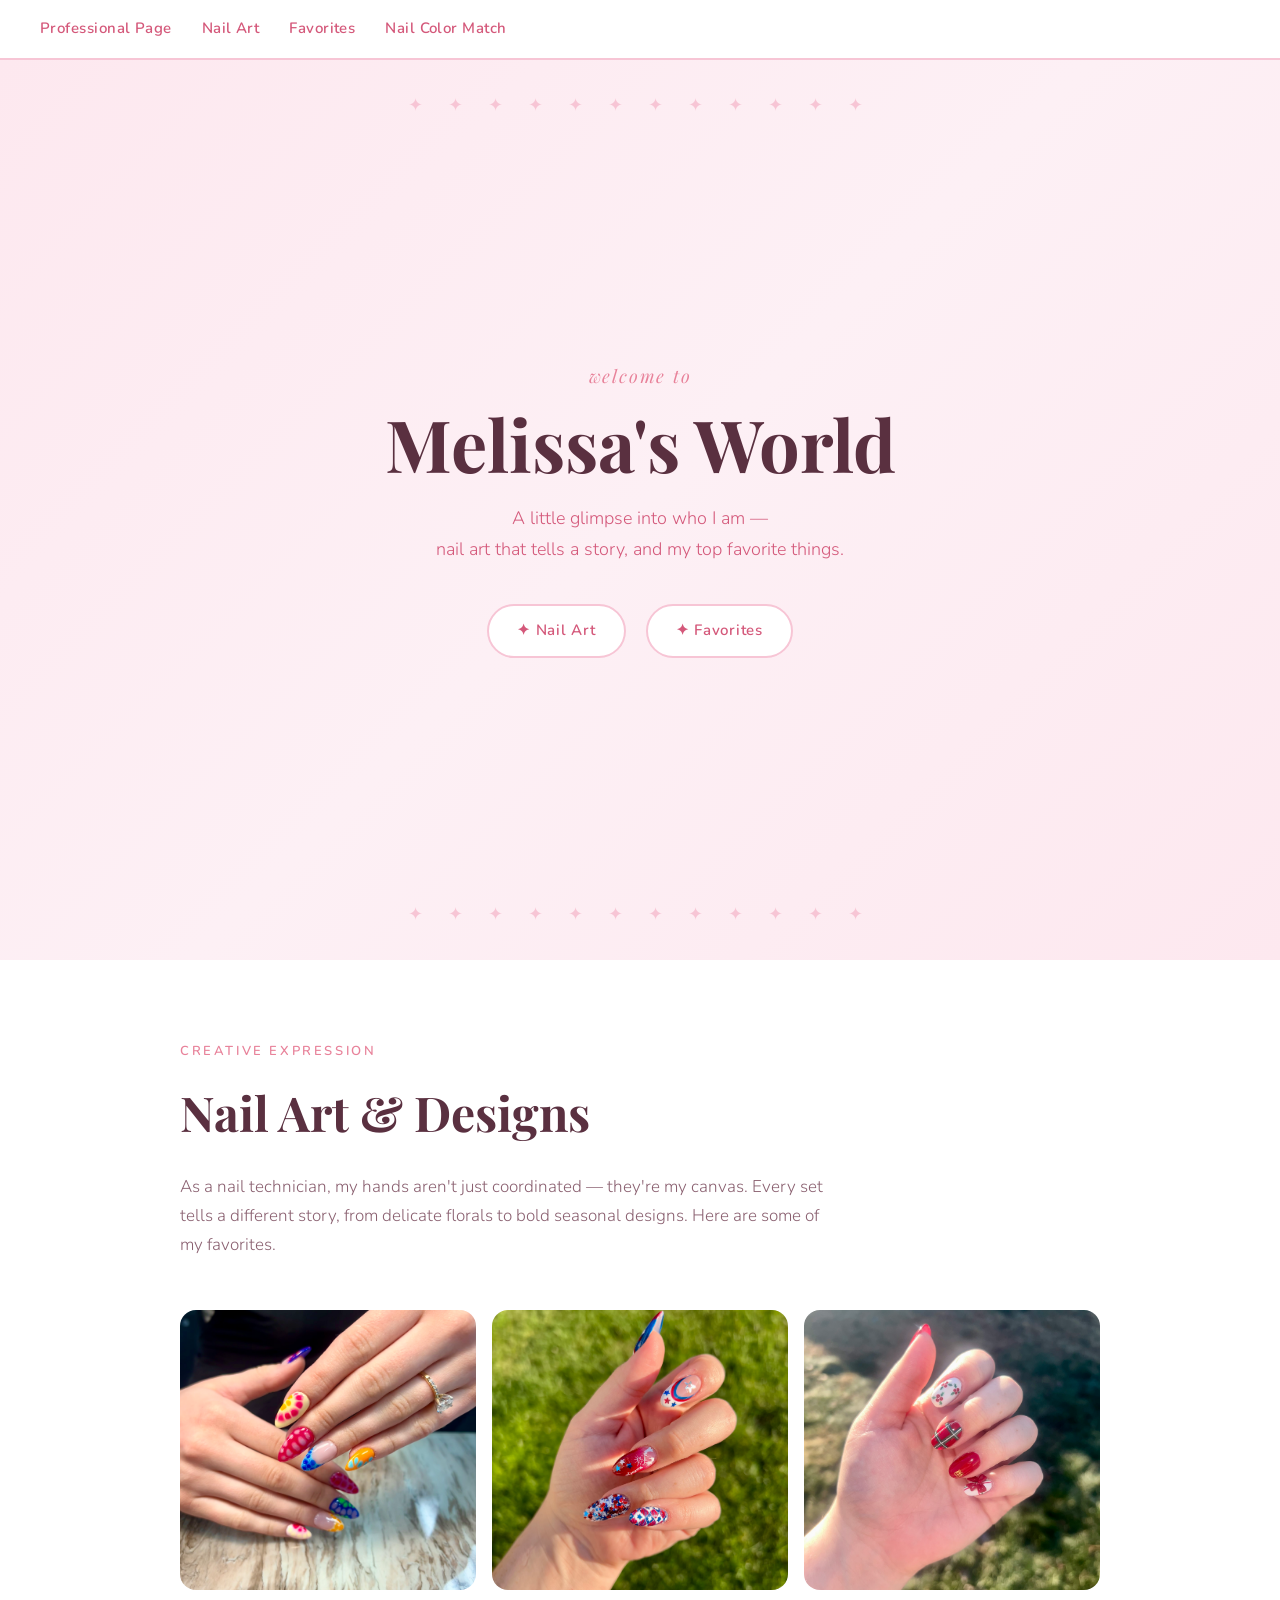
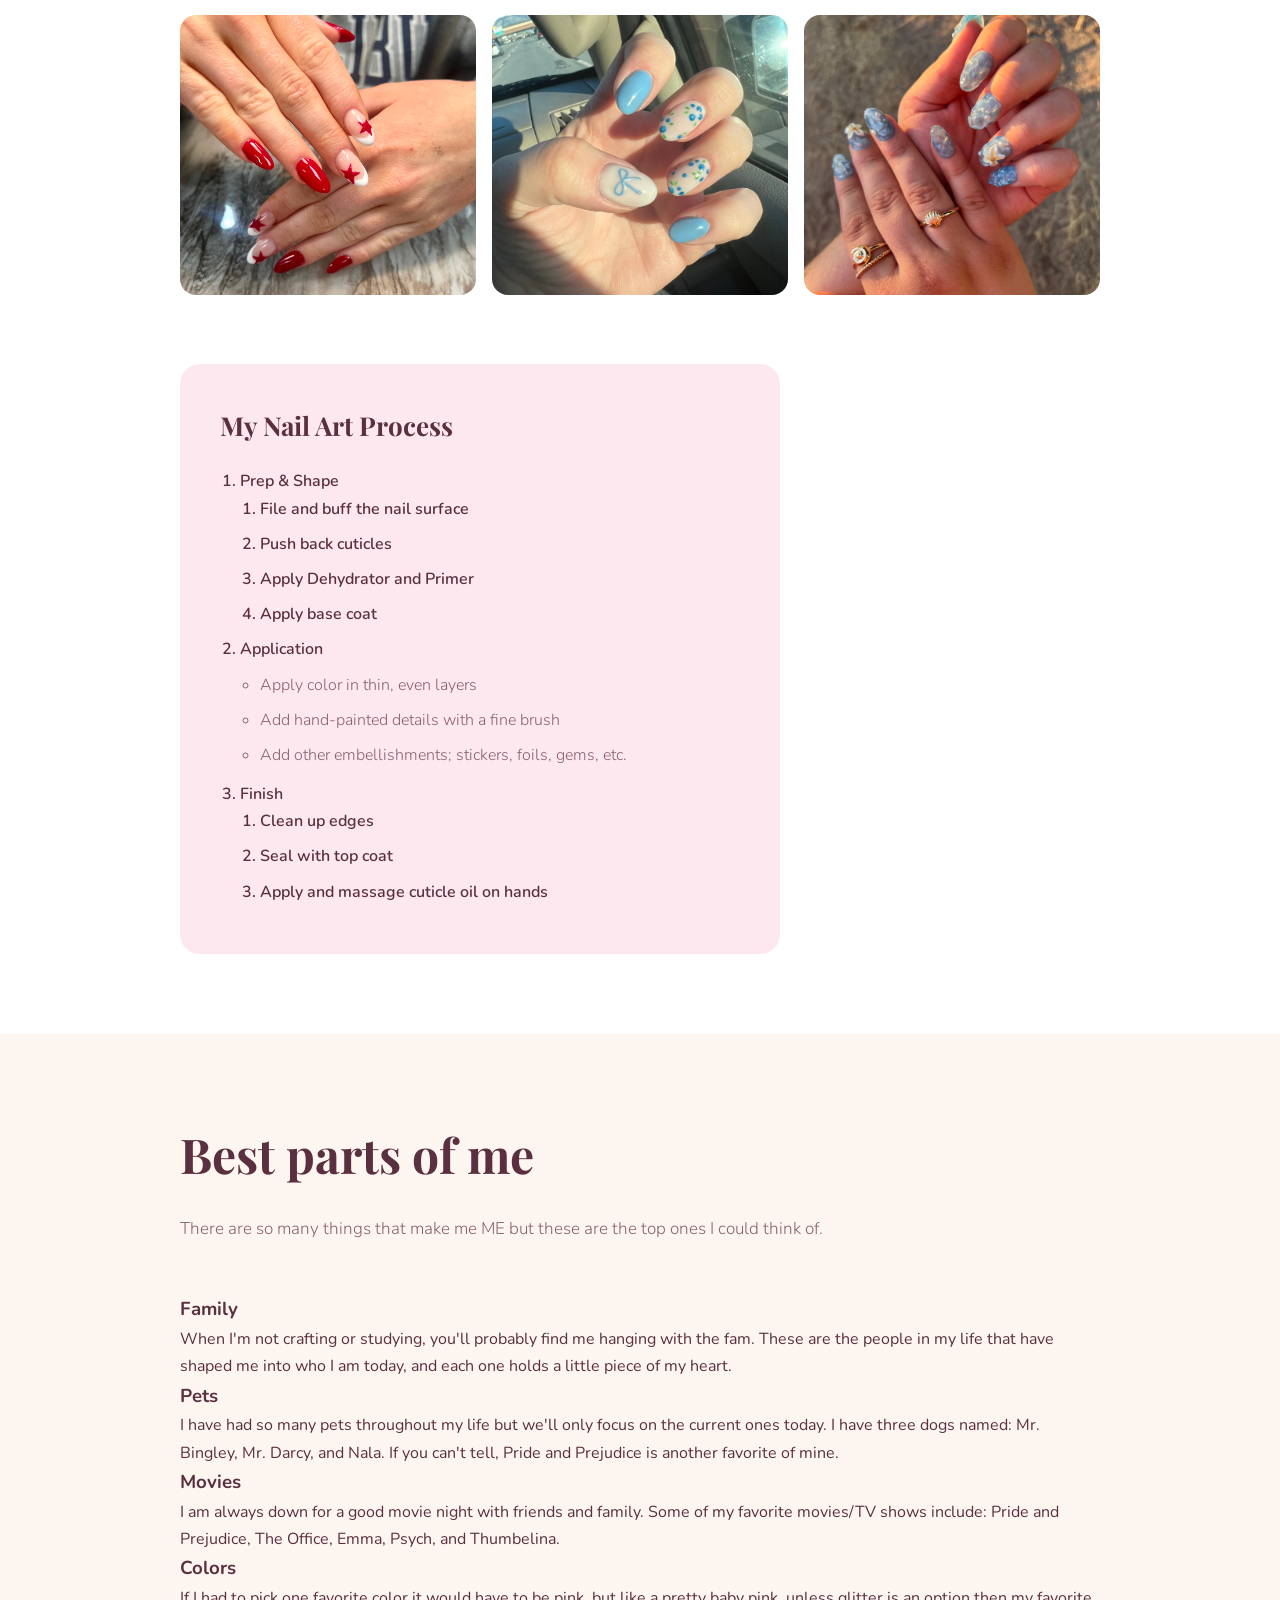
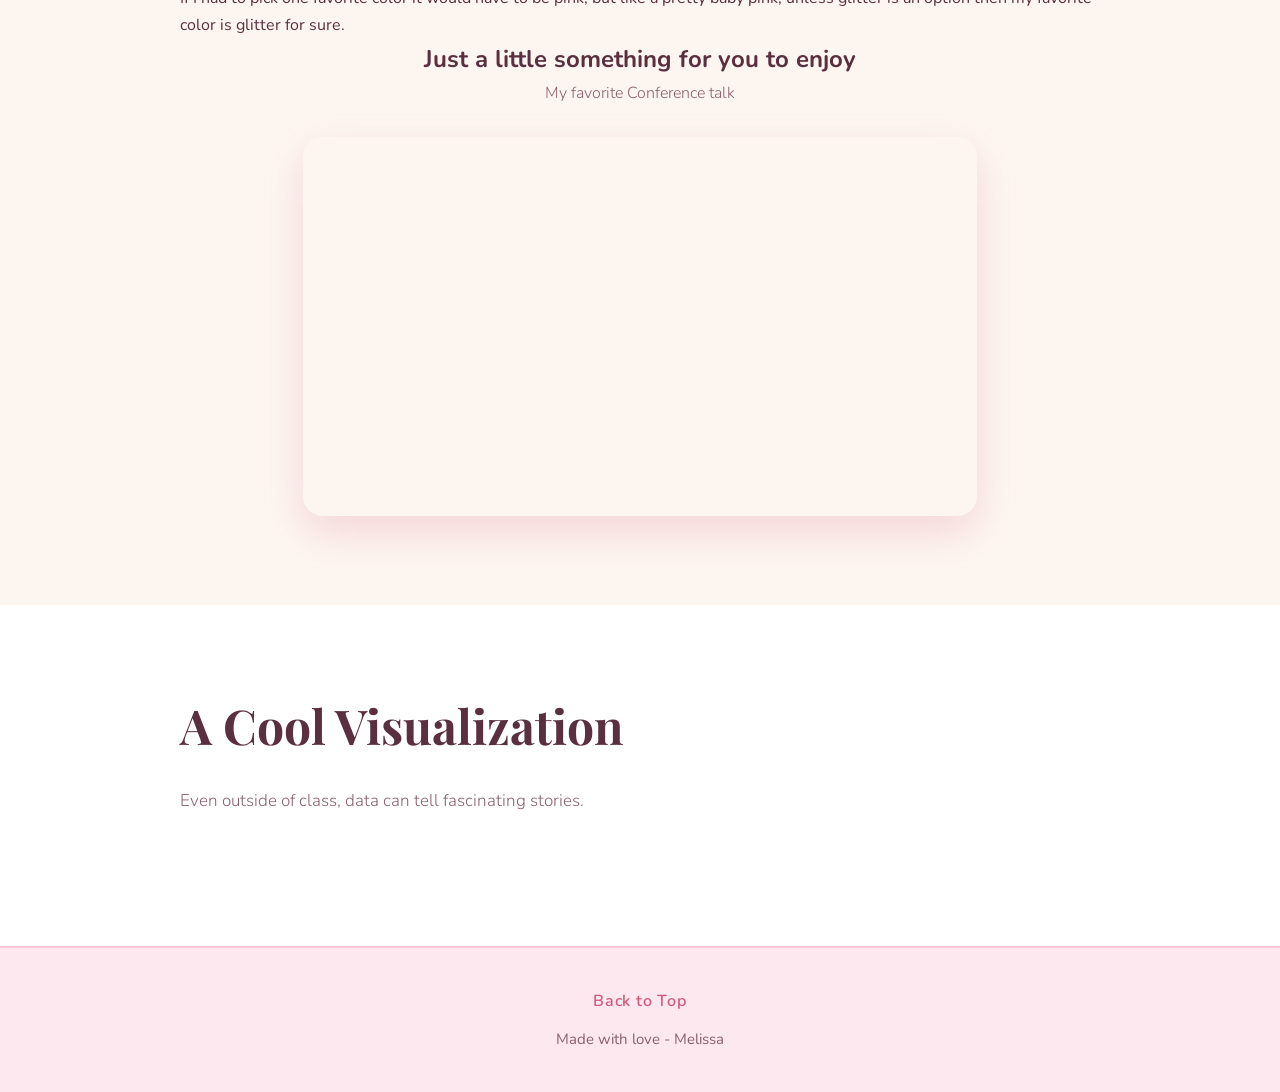
<file: Scratch.html>
<!DOCTYPE html>
<html lang="en">
<head>
    <meta charset="UTF-8">
    <meta name="viewport" content="width=device-width, initial-scale=1.0">
    <title>Melissa's World</title>
    <link rel="stylesheet" href="scratch.css">
    <link href="https://fonts.googleapis.com/css2?family=Playfair+Display:ital,wght@0,400;0,700;1,400&family=Nunito:wght@300;400;600&display=swap" rel="stylesheet">
</head>
<body>

    <!-- Navigation back to professional pages -->
    <div id="navbar">
        <a href="index.html">Professional Page</a>
        <a href="#nails">Nail Art</a>
        <a href="#Favorites">Favorites</a>
        <a href="nail-match.html">Nail Color Match</a>
    </div>

    <!-- Hero / Top Section (on-page anchor target) -->
    <div id="top">
        <div id="hero-content">
            <p class="subtitle">welcome to</p>
            <h1>Melissa's World</h1>
            <p class="hero-desc">A little glimpse into who I am —<br>nail art that tells a story, and my top favorite things.</p>
            <div id="jump-links">
                <a href="#nails" class="jump-btn">✦ Nail Art</a>
                <a href="#Favorites" class="jump-btn">✦ Favorites</a>
            </div>
        </div>
    </div>

    <!-- ===================== NAIL ART SECTION ===================== -->
    <div id="nails">
        <div class="section-inner">
            <p class="section-label">creative expression</p>
            <h2 class="section-title">Nail Art & Designs</h2>
            <p class="section-desc">
                As a nail technician, my hands aren't just coordinated — they're my canvas.
                Every set tells a different story, from delicate florals to bold seasonal designs.
                Here are some of my favorites.
            </p>

            <!-- Image gallery — replace src values with your actual photo filenames -->
            <div id="gallery">
                <div class="gallery-item">
                    <img src="Images/Neon.jpeg" alt="Nail design 1" height="400">
                </div>
                <div class="gallery-item">
                    <img src="Images/July 4th.jpeg"Nail design 2" height="400">
                </div>
                <div class="gallery-item">
                    <img src="Images/Christmas.jpg" alt="Nail design 3" height="400">
                </div>
                <div class="gallery-item">
                    <img src="Images/Red Stars.jpeg" alt="Nail design 4" height="400">
                </div>
                <div class="gallery-item">
                    <img src="Images/Blueberries.jpeg" alt="Nail design 5" height="400">
                </div>
                <div class="gallery-item">
                    <img src="Images/Summer waves.jpeg" alt="Nail design 6" height="400">
                </div>
            </div>

            <!-- Ordered list with embedded unordered list (required element) -->
            <div id="nail-list">
                <h3>My Nail Art Process</h3>
                <ol>
                    <li>Prep & Shape
                        <ol>
                            <li>File and buff the nail surface</li>
                            <li>Push back cuticles</li>
                            <li>Apply Dehydrator and Primer</li>
                            <li>Apply base coat</li>
                        </ol>
                    </li>
                    <li>Application
                        <ul>
                            <li>Apply color in thin, even layers</li>
                            <li>Add hand-painted details with a fine brush</li>
                            <li>Add other embellishments; stickers, foils, gems, etc.</li>
                        </ul>
                    </li>
                    <li>Finish
                        <ol>
                            <li>Clean up edges</li>
                             <li>Seal with top coat</li>
                             <li>Apply and massage cuticle oil on hands</li>
                        </ol>
                    </li>
                </ol>
            </div>
        </div>
    </div>

    <!-- ===================== FAVORITES SECTION ===================== -->
    <div id="Favorites">
        <div class="section-inner">
            <h2 class="section-title">Best parts of me</h2>
            <p class="section-desc">
                There are so many things that make me ME but these are the top ones I could think of.
            </p>

            <!-- Favorites -->
            <div id="Favorites">

                <div class="Family">
                    <h3>Family</h3>
                    <p>When I'm not crafting or studying, you'll probably find me hanging with the fam.
                    These are the people in my life that have shaped me into who I am today,
                    and each one holds a little piece of my heart.</p>
                </div>

                <div class="Pets">
                    <h3>Pets</h3>
                    <p>I have had so many pets throughout my life but we'll only focus on the
                    current ones today. I have three dogs named: Mr. Bingley, Mr. Darcy, and Nala.
                    If you can't tell, Pride and Prejudice is another favorite of mine.</p>
                </div>

                <div class="Movies">
                    <h3>Movies</h3>
                    <p>I am always down for a good movie night with friends and family.
                    Some of my favorite movies/TV shows include: Pride and Prejudice,
                    The Office, Emma, Psych, and Thumbelina. </p>
                </div>

                <div class="Colors">
                    <h3>Colors</h3>
                    <p>If I had to pick one favorite color it would have to be pink,
                    but like a pretty baby pink, unless glitter is an option then my favorite
                    color is glitter for sure.</p>
                </div>

            </div>

            <!-- YouTube embed -->
            <div id="video-section">
                <h2>Just a little something for you to enjoy</h2>
                <p>My favorite Conference talk</p>
                <div id="video-wrapper">
                <iframe width="674" height="379" src="https://www.youtube.com/embed/aldeYRKr-98" title="The Other Prodigal" frameborder="0" allow="accelerometer; autoplay; clipboard-write; encrypted-media; gyroscope; picture-in-picture; web-share" referrerpolicy="strict-origin-when-cross-origin" allowfullscreen></iframe>
                </div>
            </div>
        </div>
    </div>

    <!-- ===================== TABLEAU SECTION ===================== -->
    <div id="tableau-section">
        <div class="section-inner">
            <h2 class="section-title">A Cool Visualization</h2>
            <p class="section-desc">Even outside of class, data can tell fascinating stories.</p>
            <div id="tableau-wrapper">
               <div class='tableauPlaceholder' id='viz1776328100503' style='position: relative'><noscript><a href='#'><img alt='Dashboard 1 ' src='https:&#47;&#47;public.tableau.com&#47;static&#47;images&#47;Ha&#47;HalloweenCandySurvey&#47;Dashboard1&#47;1_rss.png' style='border: none' /></a></noscript><object class='tableauViz'  style='display:none;'><param name='host_url' value='https%3A%2F%2Fpublic.tableau.com%2F' /> <param name='embed_code_version' value='3' /> <param name='site_root' value='' /><param name='name' value='HalloweenCandySurvey&#47;Dashboard1' /><param name='tabs' value='no' /><param name='toolbar' value='yes' /><param name='static_image' value='https:&#47;&#47;public.tableau.com&#47;static&#47;images&#47;Ha&#47;HalloweenCandySurvey&#47;Dashboard1&#47;1.png' /> <param name='animate_transition' value='yes' /><param name='display_static_image' value='yes' /><param name='display_spinner' value='yes' /><param name='display_overlay' value='yes' /><param name='display_count' value='yes' /><param name='language' value='en-US' /></object></div>                <script type='text/javascript'>                    var divElement = document.getElementById('viz1776328100503');                    var vizElement = divElement.getElementsByTagName('object')[0];                    if ( divElement.offsetWidth > 800 ) { vizElement.style.width='1300px';vizElement.style.height='827px';} else if ( divElement.offsetWidth > 500 ) { vizElement.style.width='1300px';vizElement.style.height='827px';} else { vizElement.style.width='100%';vizElement.style.height='1127px';}                     var scriptElement = document.createElement('script');                    scriptElement.src = 'https://public.tableau.com/javascripts/api/viz_v1.js';                    vizElement.parentNode.insertBefore(scriptElement, vizElement);                </script>
            </div>
        </div>
    </div>

    <!-- Footer with back to top anchor -->
    <div id="footer">
        <a href="#top" class="back-top">Back to Top</a>
        <p>Made with love - Melissa</p>
    </div>

</body>
</html>
</file>
<file: scratch.css>
/* ===================== CSS VARIABLES ===================== */
:root {
    --pink-light:   #fde8ef;
    --pink-mid:     #f7c5d5;
    --pink-deep:    #e8829a;
    --pink-accent:  #d4587a;
    --cream:        #fdf6f0;
    --brown-text:   #5a3040;
    --soft-gray:    #f0e8ec;
    --white:        #ffffff;
}

/* ===================== RESET & BASE ===================== */
* {
    margin: 0;
    padding: 0;
    box-sizing: border-box;
}

body {
    background-color: var(--cream);
    font-family: 'Nunito', sans-serif;
    color: var(--brown-text);
    line-height: 1.7;
}

/* ===================== NAVBAR ===================== */
#navbar {
    background-color: var(--white);
    border-bottom: 2px solid var(--pink-mid);
    padding: 16px 40px;
    display: flex;
    gap: 30px;
    align-items: center;
    position: sticky;
    top: 0;
    z-index: 100;
}

#navbar a {
    font-family: 'Nunito', sans-serif;
    font-weight: 600;
    color: var(--pink-accent);
    text-decoration: none;
    font-size: 15px;
    letter-spacing: 0.03em;
    transition: color 0.2s ease;
}

#navbar a:hover {
    color: var(--brown-text);
}

/* ===================== HERO ===================== */
#top {
    background: linear-gradient(135deg, #fde8ef 0%, #fdf0f5 50%, #fde8ef 100%);
    min-height: 100vh;
    display: flex;
    align-items: center;
    justify-content: center;
    text-align: center;
    padding: 80px 40px;
    position: relative;
    overflow: hidden;
}

#top::before {
    content: "✦  ✦  ✦  ✦  ✦  ✦  ✦  ✦  ✦  ✦  ✦  ✦";
    position: absolute;
    top: 30px;
    left: 0;
    right: 0;
    text-align: center;
    color: var(--pink-mid);
    font-size: 18px;
    letter-spacing: 10px;
}

#top::after {
    content: "✦  ✦  ✦  ✦  ✦  ✦  ✦  ✦  ✦  ✦  ✦  ✦";
    position: absolute;
    bottom: 30px;
    left: 0;
    right: 0;
    text-align: center;
    color: var(--pink-mid);
    font-size: 18px;
    letter-spacing: 10px;
}

#hero-content {
    max-width: 700px;
}

.subtitle {
    font-family: 'Playfair Display', serif;
    font-style: italic;
    color: var(--pink-deep);
    font-size: 18px;
    letter-spacing: 0.1em;
    margin-bottom: 12px;
}

#top h1 {
    font-family: 'Playfair Display', serif;
    font-size: 72px;
    font-weight: 700;
    color: var(--brown-text);
    line-height: 1.1;
    margin-bottom: 20px;
}

.hero-desc {
    font-size: 18px;
    color: var(--pink-accent);
    margin-bottom: 40px;
    font-weight: 300;
}

#jump-links {
    display: flex;
    gap: 20px;
    justify-content: center;
    flex-wrap: wrap;
}

.jump-btn {
    background-color: var(--white);
    color: var(--pink-accent);
    border: 2px solid var(--pink-mid);
    padding: 12px 28px;
    border-radius: 50px;
    text-decoration: none;
    font-weight: 600;
    font-size: 15px;
    letter-spacing: 0.05em;
    transition: all 0.2s ease;
}

.jump-btn:hover {
    background-color: var(--pink-accent);
    color: var(--white);
    border-color: var(--pink-accent);
}

/* ===================== SHARED SECTION STYLES ===================== */
.section-inner {
    max-width: 1000px;
    margin: 0 auto;
    padding: 80px 40px;
}

.section-label {
    font-family: 'Nunito', sans-serif;
    font-weight: 600;
    font-size: 13px;
    letter-spacing: 0.2em;
    text-transform: uppercase;
    color: var(--pink-deep);
    margin-bottom: 10px;
}

.section-title {
    font-family: 'Playfair Display', serif;
    font-size: 48px;
    color: var(--brown-text);
    margin-bottom: 20px;
}

.section-desc {
    font-size: 17px;
    color: #8a6070;
    max-width: 650px;
    margin-bottom: 50px;
    font-weight: 300;
}

/* ===================== NAIL ART SECTION ===================== */
#nails {
    background-color: var(--white);
}

#gallery {
    display: grid;
    grid-template-columns: repeat(3, 1fr);
    gap: 16px;
    margin-bottom: 60px;
}

.gallery-item img {
    width: 100%;
    height: 280px;
    object-fit: cover;
    border-radius: 16px;
    transition: transform 0.3s ease, box-shadow 0.3s ease;
}

.gallery-item img:hover {
    transform: scale(1.03);
    box-shadow: 0 12px 30px rgba(212, 88, 122, 0.2);
}

#nail-list {
    background-color: var(--pink-light);
    border-radius: 20px;
    padding: 40px;
    max-width: 600px;
}

#nail-list h3 {
    font-family: 'Playfair Display', serif;
    font-size: 26px;
    color: var(--brown-text);
    margin-bottom: 20px;
}

#nail-list ol {
    padding-left: 20px;
    font-size: 16px;
    color: var(--brown-text);
}

#nail-list ul {
    padding-left: 20px;
    margin: 8px 0 12px 0;
    color: #8a6070;
}

#nail-list li {
    margin-bottom: 8px;
    font-weight: 600;
}

#nail-list ul li {
    font-weight: 300;
}

/* ===================== GAMES SECTION ===================== */
#games {
    background-color: var(--soft-gray);
}

#game-cards {
    display: grid;
    grid-template-columns: repeat(2, 1fr);
    gap: 20px;
    margin-bottom: 60px;
}

.game-card {
    background-color: var(--white);
    border-radius: 20px;
    padding: 30px;
    border: 2px solid var(--pink-mid);
    transition: transform 0.2s ease, box-shadow 0.2s ease;
    position: relative;
}

.game-card:hover {
    transform: translateY(-4px);
    box-shadow: 0 10px 30px rgba(212, 88, 122, 0.15);
}

.game-card.featured {
    border-color: var(--pink-accent);
    background: linear-gradient(135deg, #fff 0%, #fde8ef 100%);
    grid-column: span 2;
}

.game-tag {
    font-size: 12px;
    font-weight: 600;
    letter-spacing: 0.1em;
    text-transform: uppercase;
    color: var(--pink-accent);
    margin-bottom: 10px;
}

.game-card h3 {
    font-family: 'Playfair Display', serif;
    font-size: 24px;
    color: var(--brown-text);
    margin-bottom: 12px;
}

.game-card p {
    font-size: 15px;
    color: #8a6070;
    font-weight: 300;
    line-height: 1.7;
}

/* ===================== VIDEO SECTION ===================== */
#video-section {
    text-align: center;
}

#video-section h3 {
    font-family: 'Playfair Display', serif;
    font-size: 32px;
    color: var(--brown-text);
    margin-bottom: 10px;
}

#video-section p {
    color: #8a6070;
    margin-bottom: 30px;
    font-weight: 300;
}

#video-wrapper {
    display: inline-block;
    border-radius: 20px;
    overflow: hidden;
    box-shadow: 0 16px 40px rgba(212, 88, 122, 0.2);
    max-width: 100%;
}

#video-wrapper iframe {
    display: block;
    max-width: 100%;
}

/* ===================== TABLEAU SECTION ===================== */
#tableau-section {
    background-color: var(--white);
}

#tableau-wrapper {
    display: flex;
    justify-content: center;
}

/* ===================== FOOTER ===================== */
#footer {
    background-color: var(--pink-light);
    border-top: 2px solid var(--pink-mid);
    text-align: center;
    padding: 40px;
    font-size: 15px;
    color: #8a6070;
}

.back-top {
    display: inline-block;
    color: var(--pink-accent);
    font-weight: 600;
    text-decoration: none;
    font-size: 16px;
    margin-bottom: 12px;
    letter-spacing: 0.05em;
    transition: color 0.2s ease;
}

.back-top:hover {
    color: var(--brown-text);
}

/* ===================== RESPONSIVE ===================== */
@media (max-width: 700px) {
    #top h1 { font-size: 48px; }
    #gallery { grid-template-columns: repeat(2, 1fr); }
    #game-cards { grid-template-columns: 1fr; }
    .game-card.featured { grid-column: span 1; }
    .section-title { font-size: 36px; }
}
</file>
